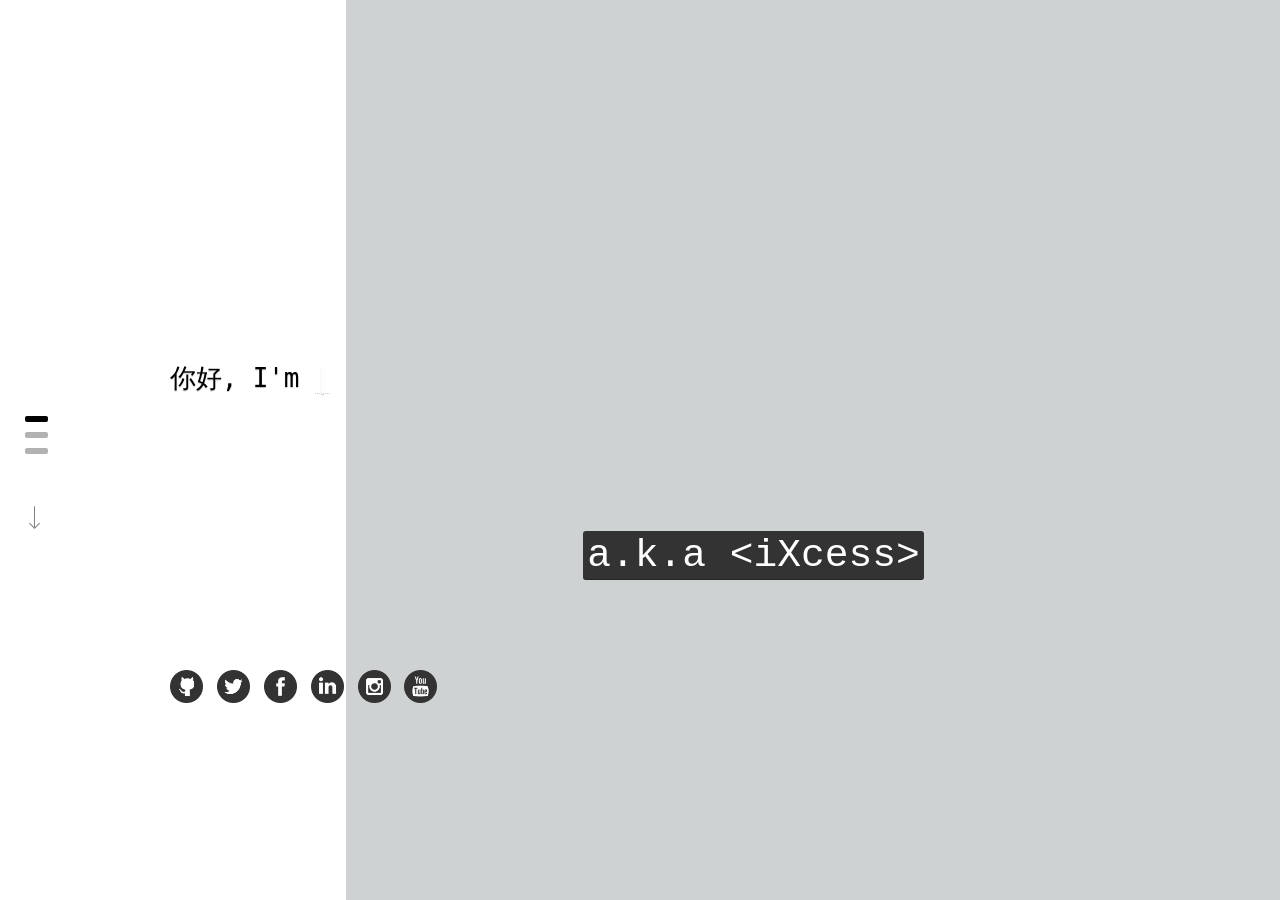
<file: index.html>
<!DOCTYPE html>
<html lang="en">
    <head>
        <!-- METAS -->
        <meta charset="UTF-8">
        <meta name="viewport" content="width=device-width,initial-scale=1.0,minimum-scale=1.0,maximum-scale=1.0,user-scalable=no">
        <meta http-equiv="x-ua-compatible" content="ie=edge">
        <meta name="msapplication-tap-highlight" content="no" />
        <meta name="application-name" content="Kok Yuan Ting | A tech ninja who loves to get his hand dirty on the latest technology. Passion ranging from Internet of Everything, cyber security, networking and progamming. If you do not find him in his crib, he is probably with his partner going out on an adventure." />
        <meta name="mobile-web-app-capable" content="yes">
        <meta name="keywords" content="kok yuan ting, technolust, IOE, IOT, backpacker, cyber security" />
        <meta name="author" content="Kok Yuan Ting" />
        <meta name="robots" content="index, nofollow" />
        <meta property="og:title" content="Hello. I'm Kok Yuan Ting." />
        <meta property="og:type" content="website" />
        <meta property="og:url" content="http://www.kokyuanting.com/" />
        <meta property="og:site_name" content="Kok Yuan Ting | Technolust, Entrepreneur, Wanderer, Guitarist, Dreamer, Linguaphile" />
        <meta property="og:description" content="Kok Yuan Ting is a tech ninja who loves to get his hand dirty on the latest technology. Passion ranging from Internet of Everything, cyber security, networking and progamming. If you do not find him in his crib, he is probably with his partner going out on an adventure." />
        <!-- SEO -->
        <title>Kok Yuan Ting | Technolust, Entrepreneur, Wanderer, Guitarist, Dreamer, Linguaphile</title>
        <meta name="description" content="Kok Yuan Ting | A tech ninja who loves to get his hand dirty on the latest technology. Passion ranging from Internet of Everything, cyber security, networking and progamming. If you do not find him in his crib, he is probably with his partner going out on an adventure." />
        <!-- ICONS -->
        <link rel="apple-touch-icon" sizes="180x180" href="sources/stylesheet/static_tmp/icon.png">
        <link rel="icon" type="image/png" href="sources/stylesheet/static_tmp/icon.png" sizes="32x32">
        <link rel="icon" type="image/png" href="sources/stylesheet/static_tmp/icon.png" sizes="16x16">
        <link rel="manifest" href="sources/images/icons/manifest.json">
        <link rel="shortcut icon" href="sources/stylesheet/static_tmp/icon.png">
        <meta name="msapplication-config" content="sources/images/icons/browserconfig.xml">
        <meta name="theme-color" content="#ffffff">
        <!-- CSS -->
        <link rel="stylesheet" href="sources/stylesheet/main.min.css">
        <link rel="stylesheet" href="https://cdnjs.cloudflare.com/ajax/libs/twitter-bootstrap/3.3.7/css/bootstrap.min.css">
        <!-- SCRIPT -->
        <script src="sources/javascript/libraries/modernizr-custom.js"></script>
        <script src="https://ajax.googleapis.com/ajax/libs/jquery/3.1.1/jquery.min.js"></script>
    </head>
    <!-- =========================================================================================  EDIT ONLY BELOW  ========================================================================================= -->
    <body class="index_index " data-route-name="index_index">
        <div class="wrapper">
            <!-- REMOTE HEADER -->
            <header class="remote-header">
                <!-- LOGO 
                <a href="#" class="logo b-ajax" id="animation-delay">
                    <span class="icon active">
                        <svg version="1.1" id="Calque_1" xmlns="http://www.w3.org/2000/svg" xmlns:xlink="http://www.w3.org/1999/xlink" x="0px" y="0px"
                            viewBox="0 0 193.3 97.5" enable-background="new 0 0 193.3 97.5" xml:space="preserve">
                            <g>
                                <path fill="#1A171B" d="M85.9,0h-5c-1.6,0-2.4,1.9-1.3,3.1l14.6,14.6c0.3,0.3,0.8,0.5,1.3,0.5h4.9c1.6,0,2.4-1.9,1.3-3.1L87.1,0.5
                                    C86.8,0.2,86.4,0,85.9,0z"/>
                                <path fill="#1A171B" d="M102.2,0h-5.1c-1.6,0-2.4,1.9-1.2,3l14.7,14.7c0.3,0.3,0.8,0.5,1.2,0.5h5c1.6,0,2.3-1.9,1.2-3L103.5,0.5
                                    C103.2,0.2,102.7,0,102.2,0z"/>
                                <path fill="#1A171B" d="M61.7,28.8L0.5,89.6c-1.1,1.1-0.3,3.1,1.3,3.1l6,0c0.5,0,0.9-0.2,1.3-0.5l55.1-55c0.3-0.3,0.5-0.8,0.5-1.3
                                    v-5.8C64.7,28.5,62.8,27.6,61.7,28.8z"/>
                                <path fill="#1A171B" d="M128.3,30.1l0,46.4c0,1.8-2.2,2.7-3.4,1.4l-49-48.9c-1.3-1.3-3.4-0.4-3.4,1.4l0,40.3c0,1.1-0.9,2-2,2h-9.1
                                    c-0.5,0-1,0.2-1.4,0.5l-3.6,3.2c-1.4,1.2-0.5,3.5,1.4,3.5h14.7v0h5.7c1.1,0,2-0.9,2-2l0-28.8c0-1.8,2.2-2.7,3.4-1.4l45.8,45.9
                                    l3.2,3.2c1.3,1.3,3.4,0.4,3.4-1.4l0-46.6c0-1.8,2.2-2.7,3.4-1.4l45,44.7c0.4,0.4,0.9,0.6,1.4,0.6h5.3c1.8,0,2.7-2.2,1.4-3.4
                                    l-60.9-60.5C130.5,27.4,128.3,28.3,128.3,30.1z"/>
                            </g>
                        </svg>
                    </span>
                </a> -->
            </header>
            <nav class="navigation active" id="animation-delay">
                <div class="inner">
                    <a href="" class="up" id="navbar-arrow">
                        <span class="arrow">
                            <svg version="1.1" id="Calque_1" xmlns="http://www.w3.org/2000/svg" xmlns:xlink="http://www.w3.org/1999/xlink" x="0px" y="0px"
                                viewBox="0 0 10.8 22.3" enable-background="new 0 0 10.8 22.3" xml:space="preserve">
                                <polygon fill="#010202" points="0.7,6.1 4.9,1.9 4.9,22.3 5.9,22.3 5.9,1.9 10.1,6.1 10.8,5.4 5.4,0 0,5.4 "/>
                            </svg>
                        </span>
                    </a>
                    <a href="#" class="active">
                    <span class="box">
                    <span class="number">1</span>
                    </span>
                    </a>
                    <a href="digital-experiences.html">
                    <span class="box">
                    <span class="number">2</span>
                    </span>
                    </a>
                    <a href="works.html">
                    <span class="box">
                    <span class="number">3</span>
                    </span>
                    </a>
                    <a href="digital-experiences.html" class="down active">
                        <span class="arrow" id="navbar-arrow">
                            <svg version="1.1" id="Calque_1" xmlns="http://www.w3.org/2000/svg" xmlns:xlink="http://www.w3.org/1999/xlink" x="0px" y="0px"
                                viewBox="0 0 10.8 22.3" enable-background="new 0 0 10.8 22.3" xml:space="preserve">
                                <polygon fill="#010202" points="0.7,6.1 4.9,1.9 4.9,22.3 5.9,22.3 5.9,1.9 10.1,6.1 10.8,5.4 5.4,0 0,5.4 "/>
                            </svg>
                        </span>
                    </a>
                </div>
            </nav>
            <div class="ajax-container">
                <div class="page-container">
                    <section class="split">
                        <!-- LEFT -->
                        <section class="left" style="z-index :99">
                            <ul class="content">
                                <li id="first-line">你好, I'm <a href="https://www.instagram.com/itingting_k/" target="_blank"><kbd>Kok Yuan Ting</kbd></a>.<br/></li>
                                <li>Currently a student taking Cambridge A Levels, reading Further Mathematics, Mathematics, Physics and Chemistry.</li>
                                <li>I'm the founder of <kbd>Dot∙slash</kbd>, a <kbd>Computing Technology Club</kbd>.</li>
                                <li>I'm an avid <kbd>technologist</kbd>, <kbd>explorer</kbd> by day, <strong><kbd>code ninja</kbd></strong> by night.<br/></li>
                                <li>There are always many, hmm ...... <strong></strong> magical things going on <a href="digital-experiences.html" target="_blank"><kbd>in my brain</kbd></a>.</li>
                            </ul>
                            <div class="social-links" id="animation-delay">
                                <ul>
                                    <li><a href="https://github.com/iXcess" alt="iXcess Github" title="iXcess Github" class='github' target="_blank">iXcess Github</a></li>
                                    <li><a href="http://twitter.com/ibrandonting" alt="Kok Yuan Ting on Twitter" title="Kok Yuan Ting on Twitter" class='twitter' target="_blank">Kok Yuan Ting on Twitter</a></li>
                                    <li><a href="https://www.facebook.com/ting.lurbsdaydream" alt="Kok Yuan Ting on Facebook" title="Kok Yuan Ting on Facebook" class='facebook' target="_blank">Kok Yuan Ting on Facebook</a></li>
                                    <li><a href="https://my.linkedin.com/in/kok-yuan-ting" alt="Kok Yuan Ting on Linked In" title="Kok Yuan Ting on Linked In" class='linkedin' target="_blank">Kok Yuan Ting on Linked In</a></li>
                                    <li><a href="https://www.instagram.com/itingting_k/" alt="Kok Yuan Ting on Instagram" title="Kok Yuan Ting on Instagram" class='instagram' target="_blank">Kok Yuan Ting on Instagram</a></li>
                                    <li><a href="https://www.youtube.com/user/iStylex9" alt="Kok Yuan Ting on YouTube" title="Kok Yuan Ting on YouTube" class='youtube' target="_blank">Kok Yuan Ting on YouTube</a></li>
                                </ul>
                            </div>
                            <script src="sources/javascript/fun.js"></script>
                            <span class="background-border top size-20"><span class="inner"></span></span>
                            <span class="background-border right size-20"><span class="inner"></span></span>
                            <span class="background-border bottom size-20"><span class="inner"></span></span>
                            <span class="background-border left size-20"><span class="inner"></span></span>
                        </section>
                        <!-- RIGHT -->
                        <section class="right single-project" id="animation-delay">
                            <!-- VISUALS -->
                            <a href="digital-experiences.html" class="b-ajax visuals page-element delay-1" data-direction="right" id="special-video">
                                <span class="video-container b-resize">
                                    <span class="b-content b-video video" data-width="1920" data-height="1080" style="opacity:1">
                                        <video muted loop autoplay width="1920" height="1080" align="left" src="sources/stylesheet/static_tmp/glitch.mp4"></video>
                                    </span>
                                </span>
                            </a>
                            <!-- TEXTS -->
                            <div id="special-texts">
                                <span><kbd>a.k.a &lt;iXcess&gt;</kbd></span>
                            </div>
                        </section>
                    </section>
                </div>
            </div>
            <!-- ==================================  EDIT ONLY ABOVE  ======================================== -->
        </div>
        <!-- <script src="sources/javascript/main.min.js"></script> -->

        <script> 
            // Script to disable crossbrowser zooming
            $(document).keydown(function(event) {
                if (event.ctrlKey==true && (event.which == '61' || event.which == '107' || event.which == '173' || event.which == '109'  || event.which == '187'  || event.which == '189'  ) ) {
                event.preventDefault();
            }
            });

            $(window).bind('mousewheel DOMMouseScroll', function (event) {
                if (event.ctrlKey == true) {
                event.preventDefault();
            }
            });

        </script>
        <script>
            var registry = new B.Tools.Registry();
            registry.set( 'config', {"environment":"prod","langs":{"all":["fr","en"],"default":"fr","redirect":"index_index"},"debug":false,"http_cache":{"active":false,"life_time":86400},"minify":{"stylesheet":true,"javascript":true}} );
            
            var application = new B.Components.Application( {
                page_data:
                {
                    route_name: 'index_index'
                }
            } );
            
        </script>
    </body>
</html>
</file>
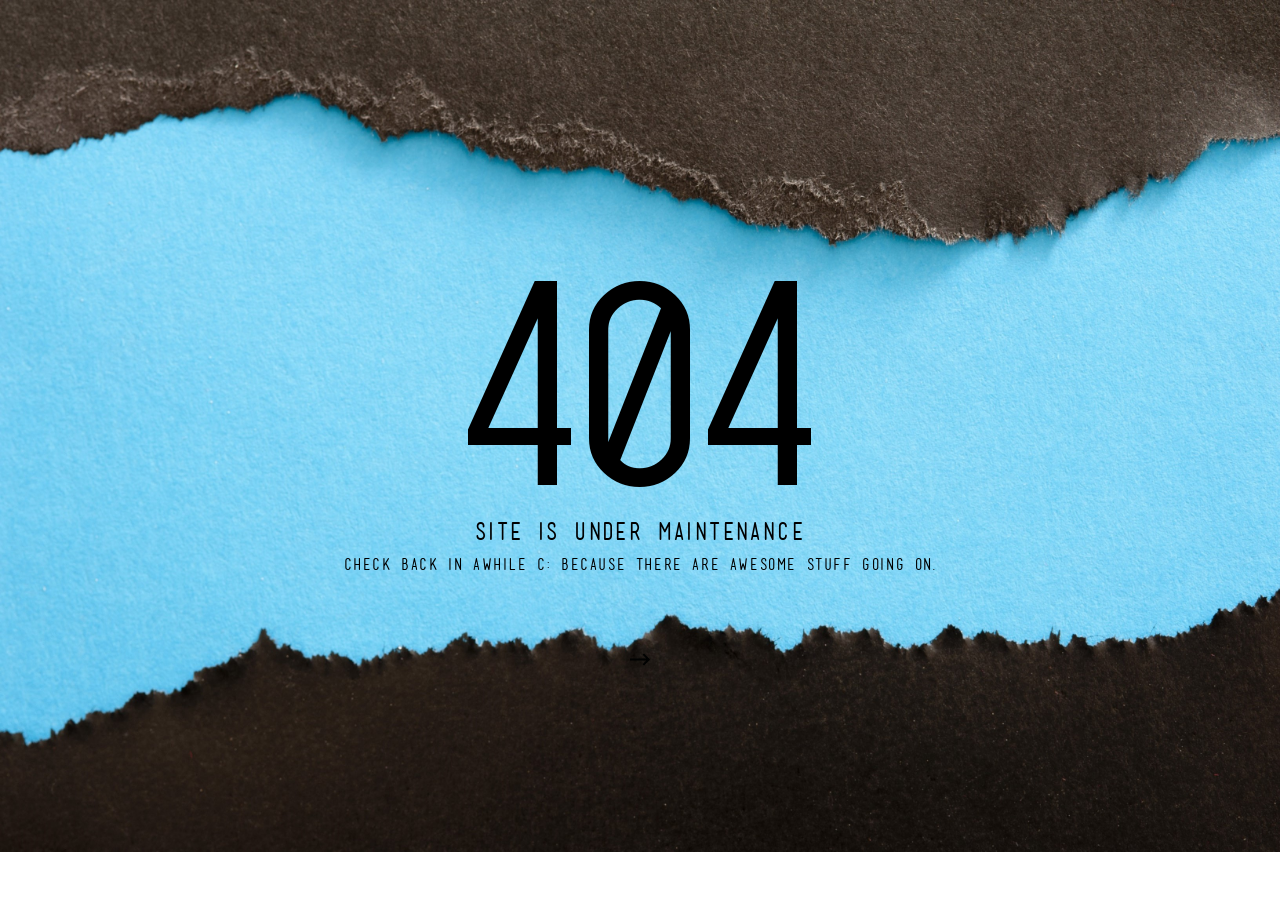
<file: maintenance.html>
<!DOCTYPE html>
<html lang="en">
    <head>
        <!-- METAS -->
        <meta charset="UTF-8">
        <meta name="viewport" content="width=device-width,initial-scale=1.0,minimum-scale=1.0,maximum-scale=1.0,user-scalable=no">
        <meta http-equiv="x-ua-compatible" content="ie=edge">
        <meta name="msapplication-tap-highlight" content="no" />
        <meta name="application-name" content="Kok Yuan Ting | A tech ninja who loves to get his hand dirty on the latest technology. Passion ranging from Internet of Everything, cyber security, networking and progamming. If you do not find him in his crib, he is probably with his partner going out on an adventure." />
        <meta name="mobile-web-app-capable" content="yes">
        <meta name="keywords" content="kok yuan ting, technolust, IOE, IOT, backpacker, cyber security" />
        <meta name="author" content="Kok Yuan Ting" />
        <meta name="robots" content="index, nofollow" />
        <meta property="og:title" content="Hello. I'm Kok Yuan Ting." />
        <meta property="og:type" content="website" />
        <meta property="og:url" content="http://www.kokyuanting.com/" />
        <meta property="og:site_name" content="Kok Yuan Ting | Technolust, Entrepreneur, Wanderer, Guitarist, Dreamer, Linguaphile" />
        <meta property="og:description" content="Kok Yuan Ting is a tech ninja who loves to get his hand dirty on the latest technology. Passion ranging from Internet of Everything, cyber security, networking and progamming. If you do not find him in his crib, he is probably with his partner going out on an adventure." />
        <!-- SEO -->
        <title>Kok Yuan Ting | Technolust, Entrepreneur, Wanderer, Guitarist, Dreamer, Linguaphile</title>
        <meta name="description" content="Kok Yuan Ting | A tech ninja who loves to get his hand dirty on the latest technology. Passion ranging from Internet of Everything, cyber security, networking and progamming. If you do not find him in his crib, he is probably with his partner going out on an adventure." />
        <!-- ICONS -->
        <link rel="apple-touch-icon" sizes="180x180" href="sources/stylesheet/static_tmp/icon.png">
        <link rel="icon" type="image/png" href="sources/stylesheet/static_tmp/icon.png" sizes="32x32">
        <link rel="icon" type="image/png" href="sources/stylesheet/static_tmp/icon.png" sizes="16x16">
        <link rel="manifest" href="sources/images/icons/manifest.json">
        <link rel="shortcut icon" href="sources/stylesheet/static_tmp/icon.png">
        <meta name="msapplication-config" content="sources/images/icons/browserconfig.xml">
        <meta name="theme-color" content="#ffffff">
        <!-- CSS -->
        <link rel="stylesheet" href="sources/stylesheet/main.min.css">
        <!-- SCRIPT -->
        <script src="sources/javascript/libraries/modernizr-custom.js"></script>
    </head>
    <!-- =========================================================================================  EDIT ONLY BELOW  ========================================================================================= -->
    <body class="error_index fill-background" data-route-name="error_index">
        <div class="wrapper">
            <div class="ajax-container">
                <div class="page-container">
                    <section class="content">
                        <div class="code">404</div>
                        <div class="main-title">Site is under maintenance</div>
                        <div class="sub-title" style="color: black">Check back in awhile c: because there are awesome stuff going on.</div>
                        <a href="index.html" style="opacity:1">
                            <span class="arrow">
                                <svg version="1.1" id="Calque_1" xmlns="http://www.w3.org/2000/svg" xmlns:xlink="http://www.w3.org/1999/xlink" x="0px" y="0px"
                                    viewBox="0 0 19 11.4" enable-background="new 0 0 19 11.4" xml:space="preserve">
                                    <polygon fill="#010202" points="13.3,0 12,1.3 15.5,4.8 0,4.8 0,6.6 15.5,6.6 12,10.2 13.3,11.4 19,5.7 "/>
                                </svg>
                            </span>
                        </a>
                    </section>
                </div>
            </div>
        </div>
        <script src="sources/javascript/main.min.js"></script>
        <script>
            var registry = new B.Tools.Registry();
            registry.set( 'config', {"environment":"prod","langs":{"all":["fr","en"],"default":"fr","redirect":"index_index"},"debug":false,"http_cache":{"active":false,"life_time":86400},"minify":{"stylesheet":true,"javascript":true}} );
            
            var application = new B.Components.Application( {
                page_data:
                {
                    route_name: 'error_index'
                }
            } );
            
        </script>
    </body>
</html>
</file>
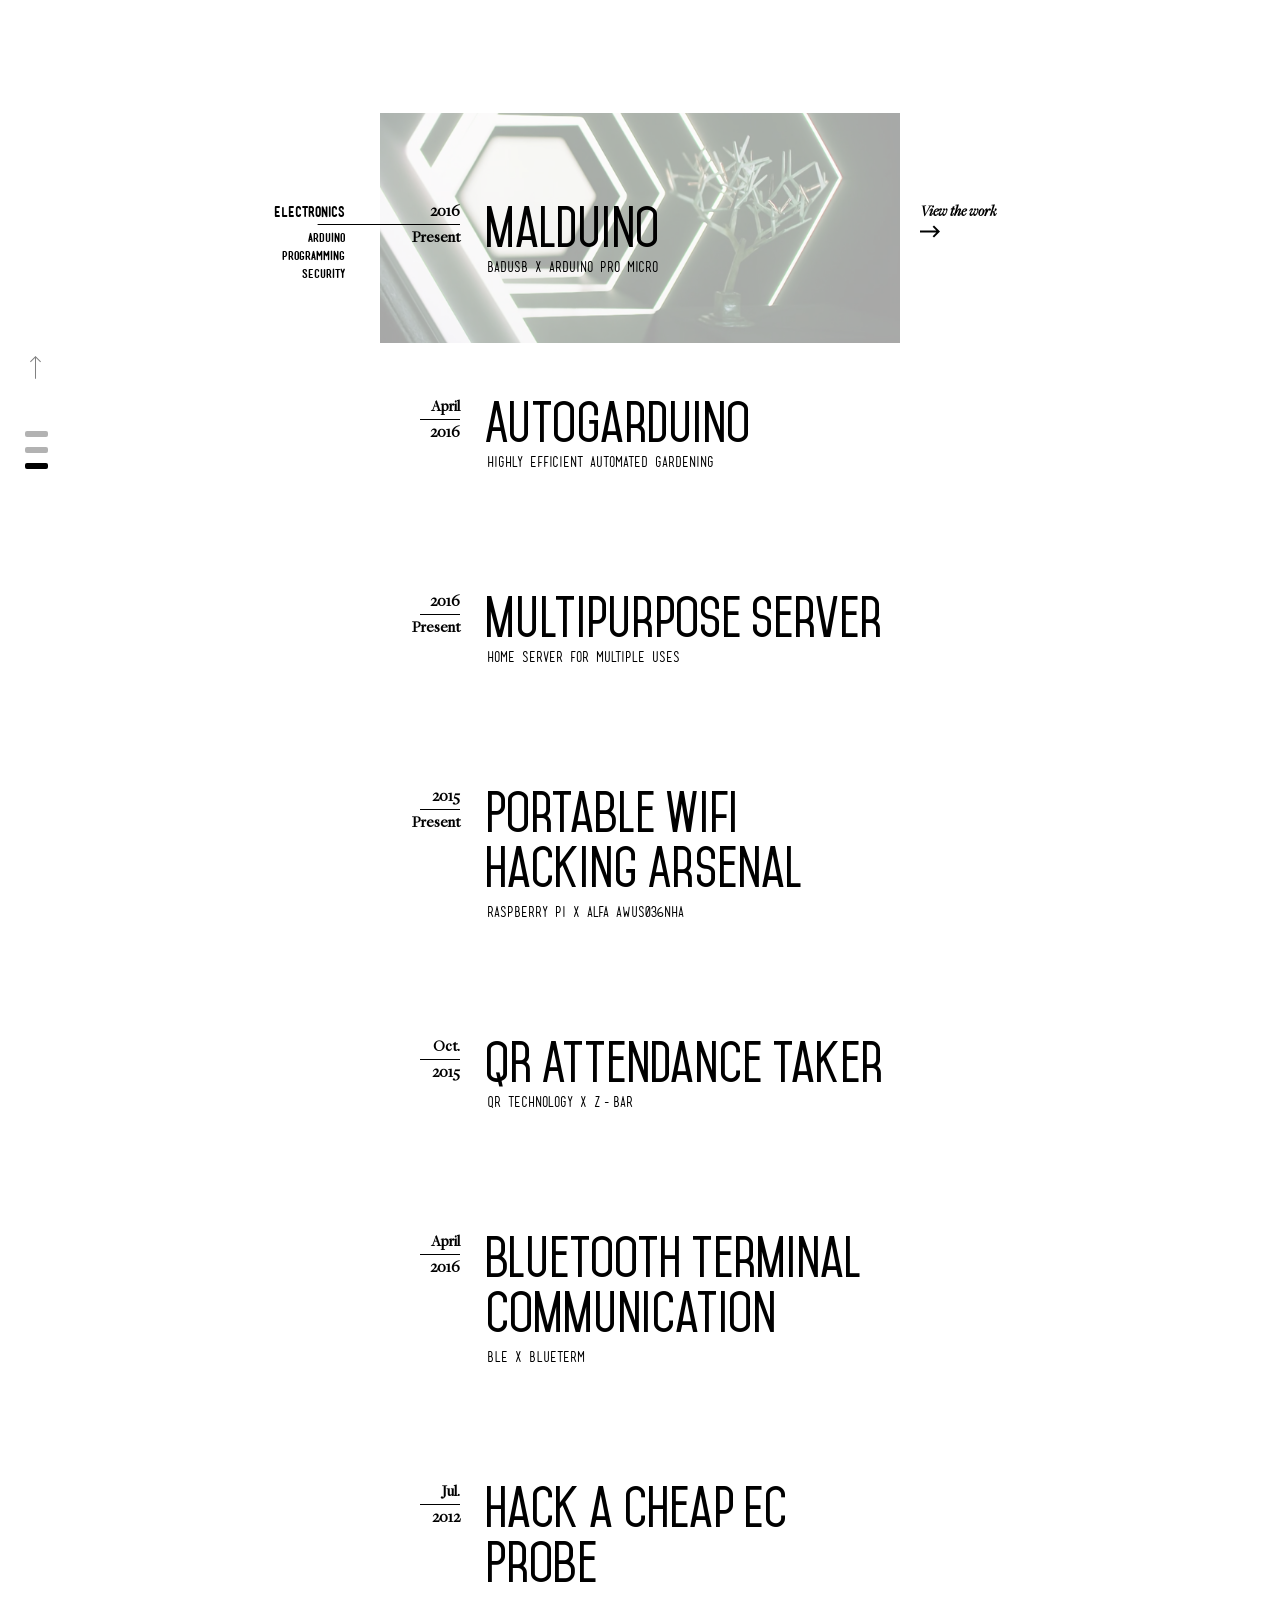
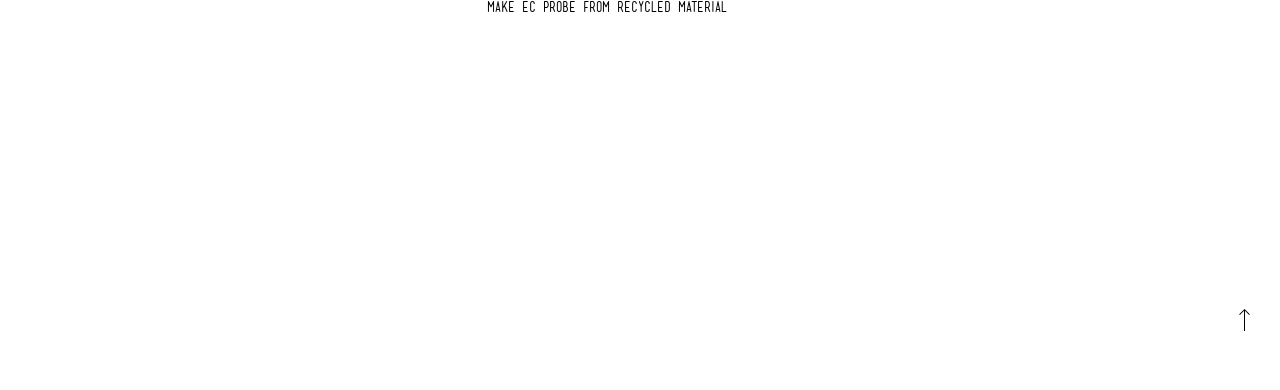
<file: works.html>
<!DOCTYPE html>
<html lang="en">
    <head>
        <!-- METAS -->
        <meta charset="UTF-8">
        <meta name="viewport" content="width=device-width,initial-scale=1.0,minimum-scale=1.0,maximum-scale=1.0,user-scalable=no">
        <meta http-equiv="x-ua-compatible" content="ie=edge">
        <meta name="msapplication-tap-highlight" content="no" />
        <meta name="application-name" content="Kok Yuan Ting | A tech ninja who loves to get his hand dirty on the latest technology. Passion ranging from Internet of Everything, cyber security, networking and progamming. If you do not find him in his crib, he is probably with his partner going out on an adventure." />
        <meta name="mobile-web-app-capable" content="yes">
        <meta name="keywords" content="kok yuan ting, technolust, IOE, IOT, backpacker, cyber security" />
        <meta name="author" content="Kok Yuan Ting" />
        <meta name="robots" content="index, nofollow" />
        <meta property="og:title" content="Hello. I'm Kok Yuan Ting." />
        <meta property="og:type" content="website" />
        <meta property="og:url" content="http://www.kokyuanting.com/" />
        <meta property="og:site_name" content="Kok Yuan Ting | Technolust, Entrepreneur, Wanderer, Guitarist, Dreamer, Linguaphile" />
        <meta property="og:description" content="Kok Yuan Ting is a tech ninja who loves to get his hand dirty on the latest technology. Passion ranging from Internet of Everything, cyber security, networking and progamming. If you do not find him in his crib, he is probably with his partner going out on an adventure." />
        <!-- SEO -->
        <title>Kok Yuan Ting | Technolust, Entrepreneur, Wanderer, Guitarist, Dreamer, Linguaphile</title>
        <meta name="description" content="Kok Yuan Ting | A tech ninja who loves to get his hand dirty on the latest technology. Passion ranging from Internet of Everything, cyber security, networking and progamming. If you do not find him in his crib, he is probably with his partner going out on an adventure." />
        <!-- ICONS -->
        <link rel="apple-touch-icon" sizes="180x180" href="sources/stylesheet/static_tmp/icon.png">
        <link rel="icon" type="image/png" href="sources/stylesheet/static_tmp/icon.png" sizes="32x32">
        <link rel="icon" type="image/png" href="sources/stylesheet/static_tmp/icon.png" sizes="16x16">
        <link rel="manifest" href="sources/images/icons/manifest.json">
        <link rel="shortcut icon" href="sources/stylesheet/static_tmp/icon.png">
        <meta name="msapplication-config" content="sources/images/icons/browserconfig.xml">
        <meta name="theme-color" content="#ffffff">
        <!-- CSS -->
        <link rel="stylesheet" href="sources/stylesheet/main.min.css">
        <!-- SCRIPT -->
        <script src="sources/javascript/libraries/modernizr-custom.js"></script>
    </head>
    <!-- =========================================================================================  EDIT ONLY BELOW  ========================================================================================= -->
    <body class="works_index" data-route-name="works_index" style"border-left: 3px solid black;border-right: 3px solid black;margin-left: 20px;">
        <div class="wrapper">
            <!-- REMOTE HEADER -->
            <header class="remote-header">
                
            </header>
            <nav class="navigation active">
                <div class="inner">
                    <a href="digital-experiences.html" class=" up active" data-direction="up">
                        <span class="arrow" id="navbar-arrow">
                            <svg version="1.1" id="Calque_1" xmlns="http://www.w3.org/2000/svg" xmlns:xlink="http://www.w3.org/1999/xlink" x="0px" y="0px"
                                viewBox="0 0 10.8 22.3" enable-background="new 0 0 10.8 22.3" xml:space="preserve">
                                <polygon fill="#010202" points="0.7,6.1 4.9,1.9 4.9,22.3 5.9,22.3 5.9,1.9 10.1,6.1 10.8,5.4 5.4,0 0,5.4 "/>
                            </svg>
                        </span>
                    </a>
                    <a href="index.html">
                    <span class="box">
                    <span class="stroke"></span>
                    <span class="number">1</span>
                    </span>
                    </a>
                    <a href="digital-experiences.html">
                    <span class="box">
                    <span class="stroke"></span>
                    <span class="number">2</span>
                    </span>
                    </a>
                    <a href="works.html" class="active">
                    <span class="box">
                    <span class="stroke"></span>
                    <span class="number">3</span>
                    </span>
                    </a>
                    <a href="#" class=" down " data-direction="down">
                        <span class="arrow" id="navbar-arrow">
                            <svg version="1.1" id="Calque_1" xmlns="http://www.w3.org/2000/svg" xmlns:xlink="http://www.w3.org/1999/xlink" x="0px" y="0px"
                                viewBox="0 0 10.8 22.3" enable-background="new 0 0 10.8 22.3" xml:space="preserve">
                                <polygon fill="#010202" points="0.7,6.1 4.9,1.9 4.9,22.3 5.9,22.3 5.9,1.9 10.1,6.1 10.8,5.4 5.4,0 0,5.4 "/>
                            </svg>
                        </span>
                    </a>
                </div>
            </nav>
            <div class="ajax-container">
                <div class="page-container">
                    <!-- WORKS -->
                    <section class="works active-on-scroll">
                        <div class="works-inner page-element delay-0">
                            <a href="maintenance.html" class=" work" data-direction="right">
                                <div class="inner">
                                    <div class="picture-container top">
                                        <div class="picture b-resize b-to-load">
                                            <img class="b-content" src="sources/stylesheet/static_tmp/garduinoo.jpg" alt="">
                                            <span class="mask"></span>
                                        </div>
                                    </div>
                                    <div class="picture-container bottom">
                                        <div class="picture b-resize b-to-load">
                                            <img class="b-content" src="sources/stylesheet/static_tmp/garduinoo.jpg" alt="">
                                            <span class="mask"></span>
                                        </div>
                                    </div>
                                    <div class="date">
                                        <div class="top">2016</div>
                                        <span class="stroke"><span class="inner"></span></span>
                                        <div class="bottom">Present</div>
                                    </div>
                                    <div class="title-container">
                                        <div class="title">Malduino</div>
                                        <div class="sub-title">BADUSB x Arduino Pro Micro</div>
                                    </div>
                                    <div class="infos">
                                        <div class="top item"><strong>Electronics</strong></div>
                                        <div class="bottom">
                                            <div class="item">Arduino</div>
                                            <div class="item">Programming</div>
                                            <div class="item">Security</div>
                                        </div>
                                    </div>
                                    <div class="view">
                                        <div class="title">View the work</div>
                                        <span class="arrow">
                                            <svg version="1.1" id="Calque_1" xmlns="http://www.w3.org/2000/svg" xmlns:xlink="http://www.w3.org/1999/xlink" x="0px" y="0px"
                                                viewBox="0 0 19 11.4" enable-background="new 0 0 19 11.4" xml:space="preserve">
                                                <polygon fill="#010202" points="13.3,0 12,1.3 15.5,4.8 0,4.8 0,6.6 15.5,6.6 12,10.2 13.3,11.4 19,5.7 "/>
                                            </svg>
                                        </span>
                                    </div>
                                </div>
                            </a>
                            <a href="maintenance.html" class=" work" data-direction="right">
                                <div class="inner">
                                    <div class="picture-container top">
                                        <div class="picture b-resize b-to-load">
                                            <img class="b-content" src="sources/stylesheet/static_tmp/garduinoo.jpg" alt="">
                                            <span class="mask"></span>
                                        </div>
                                    </div>
                                    <div class="picture-container bottom">
                                        <div class="picture b-resize b-to-load">
                                            <img class="b-content" src="sources/stylesheet/static_tmp/garduinoo.jpg" alt="">
                                            <span class="mask"></span>
                                        </div>
                                    </div>
                                    <div class="date">
                                        <div class="top">April</div>
                                        <span class="stroke"><span class="inner"></span></span>
                                        <div class="bottom">2016</div>
                                    </div>
                                    <div class="title-container">
                                        <div class="title">AutoGarduino</div>
                                        <div class="sub-title">Highly Efficient automated gardening</div>
                                    </div>
                                    <div class="infos">
                                        <div class="top item"><strong>Automation</strong></div>
                                        <div class="bottom">
                                            <div class="item">Arduino</div>
                                            <div class="item">Sensors</div>
                                            <div class="item">Sustainable Energy</div>
                                        </div>
                                    </div>
                                    <div class="view">
                                        <div class="title">View the work</div>
                                        <span class="arrow">
                                            <svg version="1.1" id="Calque_1" xmlns="http://www.w3.org/2000/svg" xmlns:xlink="http://www.w3.org/1999/xlink" x="0px" y="0px"
                                                viewBox="0 0 19 11.4" enable-background="new 0 0 19 11.4" xml:space="preserve">
                                                <polygon fill="#010202" points="13.3,0 12,1.3 15.5,4.8 0,4.8 0,6.6 15.5,6.6 12,10.2 13.3,11.4 19,5.7 "/>
                                            </svg>
                                        </span>
                                    </div>
                                </div>
                            </a>
                            <a href="maintenance.html" class=" work" data-direction="right">
                                <div class="inner">
                                    <div class="picture-container top">
                                        <div class="picture b-resize b-to-load">
                                            <img class="b-content" src="sources/stylesheet/static_tmp/garduinoo.jpg" alt="">
                                            <span class="mask"></span>
                                        </div>
                                    </div>
                                    <div class="picture-container bottom">
                                        <div class="picture b-resize b-to-load">
                                            <img class="b-content" src="sources/stylesheet/static_tmp/garduinoo.jpg" alt="">
                                            <span class="mask"></span>
                                        </div>
                                    </div>
                                    <div class="date">
                                        <div class="top">2016</div>
                                        <span class="stroke"><span class="inner"></span></span>
                                        <div class="bottom">Present</div>
                                    </div>
                                    <div class="title-container">
                                        <div class="title">Multipurpose Server</div>
                                        <div class="sub-title">Home server for multiple uses</div>
                                    </div>
                                    <div class="infos">
                                        <div class="top item"><strong>Hardware</strong></div>
                                        <div class="bottom">
                                            <div class="item">Linux</div>
                                            <div class="item">Internet of Things</div>
                                            <div class="item">Hardware components</div>
                                        </div>
                                    </div>
                                    <div class="view">
                                        <div class="title">View the work</div>
                                        <span class="arrow">
                                            <svg version="1.1" id="Calque_1" xmlns="http://www.w3.org/2000/svg" xmlns:xlink="http://www.w3.org/1999/xlink" x="0px" y="0px"
                                                viewBox="0 0 19 11.4" enable-background="new 0 0 19 11.4" xml:space="preserve">
                                                <polygon fill="#010202" points="13.3,0 12,1.3 15.5,4.8 0,4.8 0,6.6 15.5,6.6 12,10.2 13.3,11.4 19,5.7 "/>
                                            </svg>
                                        </span>
                                    </div>
                                </div>
                            </a>
                            <a href="maintenance.html" class=" work" data-direction="right">
                                <div class="inner">
                                    <div class="picture-container top">
                                        <div class="picture b-resize b-to-load">
                                            <img class="b-content" src="sources/stylesheet/static_tmp/garduinoo.jpg" alt="">
                                            <span class="mask"></span>
                                        </div>
                                    </div>
                                    <div class="picture-container bottom">
                                        <div class="picture b-resize b-to-load">
                                            <img class="b-content" src="sources/stylesheet/static_tmp/garduinoo.jpg" alt="">
                                            <span class="mask"></span>
                                        </div>
                                    </div>
                                    <div class="date">
                                        <div class="top">2015</div>
                                        <span class="stroke"><span class="inner"></span></span>
                                        <div class="bottom">Present</div>
                                    </div>
                                    <div class="title-container">
                                        <div class="title">Portable Wifi Hacking Arsenal</div>
                                        <div class="sub-title">Raspberry Pi x Alfa AWUS036NHA</div>
                                    </div>
                                    <div class="infos">
                                        <div class="top item"><strong>Electronics</strong></div>
                                        <div class="bottom">
                                            <div class="item">Raspberry Pi</div>
                                            <div class="item">Raspbian</div>
                                            <div class="item">BLE</div>
                                            <div class="item">Aircrack-ng</div>
                                        </div>
                                    </div>
                                    <div class="view">
                                        <div class="title">View the work</div>
                                        <span class="arrow">
                                            <svg version="1.1" id="Calque_1" xmlns="http://www.w3.org/2000/svg" xmlns:xlink="http://www.w3.org/1999/xlink" x="0px" y="0px"
                                                viewBox="0 0 19 11.4" enable-background="new 0 0 19 11.4" xml:space="preserve">
                                                <polygon fill="#010202" points="13.3,0 12,1.3 15.5,4.8 0,4.8 0,6.6 15.5,6.6 12,10.2 13.3,11.4 19,5.7 "/>
                                            </svg>
                                        </span>
                                    </div>
                                </div>
                            </a>
                            <a href="maintenance.html" class=" work" data-direction="right">
                                <div class="inner">
                                    <div class="picture-container top">
                                        <div class="picture b-resize b-to-load">
                                            <img class="b-content" src="sources/stylesheet/static_tmp/garduinoo.jpg" alt="">
                                            <span class="mask"></span>
                                        </div>
                                    </div>
                                    <div class="picture-container bottom">
                                        <div class="picture b-resize b-to-load">
                                            <img class="b-content" src="sources/stylesheet/static_tmp/garduinoo.jpg" alt="">
                                            <span class="mask"></span>
                                        </div>
                                    </div>
                                    <div class="date">
                                        <div class="top">Oct.</div>
                                        <span class="stroke"><span class="inner"></span></span>
                                        <div class="bottom">2015</div>
                                    </div>
                                    <div class="title-container">
                                        <div class="title">QR Attendance Taker</div>
                                        <div class="sub-title">QR Technology x Z-Bar</div>
                                    </div>
                                    <div class="infos">
                                        <div class="top item"><strong>Automation</strong></div>
                                        <div class="bottom">
                                            <div class="item">QR</div>
                                            <div class="item">Automation</div>
                                            <div class="item">Programming</div>
                                        </div>
                                    </div>
                                    <div class="view">
                                        <div class="title">View the work</div>
                                        <span class="arrow">
                                            <svg version="1.1" id="Calque_1" xmlns="http://www.w3.org/2000/svg" xmlns:xlink="http://www.w3.org/1999/xlink" x="0px" y="0px"
                                                viewBox="0 0 19 11.4" enable-background="new 0 0 19 11.4" xml:space="preserve">
                                                <polygon fill="#010202" points="13.3,0 12,1.3 15.5,4.8 0,4.8 0,6.6 15.5,6.6 12,10.2 13.3,11.4 19,5.7 "/>
                                            </svg>
                                        </span>
                                    </div>
                                </div>
                            </a>
                            <a href="maintenance.html" class=" work" data-direction="right">
                                <div class="inner">
                                    <div class="picture-container top">
                                        <div class="picture b-resize b-to-load">
                                            <img class="b-content" src="sources/stylesheet/static_tmp/garduinoo.jpg" alt="">
                                            <span class="mask"></span>
                                        </div>
                                    </div>
                                    <div class="picture-container bottom">
                                        <div class="picture b-resize b-to-load">
                                            <img class="b-content" src="sources/stylesheet/static_tmp/garduinoo.jpg" alt="">
                                            <span class="mask"></span>
                                        </div>
                                    </div>
                                    <div class="date">
                                        <div class="top">April</div>
                                        <span class="stroke"><span class="inner"></span></span>
                                        <div class="bottom">2016</div>
                                    </div>
                                    <div class="title-container">
                                        <div class="title">Bluetooth Terminal Communication</div>
                                        <div class="sub-title">BLE x BLUETERM</div>
                                    </div>
                                    <div class="infos">
                                        <div class="top item"><strong>Application</strong></div>
                                        <div class="bottom">
                                            <div class="item">Bluetooth</div>
                                            <div class="item">SSH</div>
                                            <div class="item">Terminal</div>
                                        </div>
                                    </div>
                                    <div class="view">
                                        <div class="title">View the work</div>
                                        <span class="arrow">
                                            <svg version="1.1" id="Calque_1" xmlns="http://www.w3.org/2000/svg" xmlns:xlink="http://www.w3.org/1999/xlink" x="0px" y="0px"
                                                viewBox="0 0 19 11.4" enable-background="new 0 0 19 11.4" xml:space="preserve">
                                                <polygon fill="#010202" points="13.3,0 12,1.3 15.5,4.8 0,4.8 0,6.6 15.5,6.6 12,10.2 13.3,11.4 19,5.7 "/>
                                            </svg>
                                        </span>
                                    </div>
                                </div>
                            </a>
                            <a href="maintenance.html" class=" work" data-direction="right">
                                <div class="inner">
                                    <div class="picture-container top">
                                        <div class="picture b-resize b-to-load">
                                            <img class="b-content" src="sources/stylesheet/static_tmp/garduinoo.jpg" alt="">
                                            <span class="mask"></span>
                                        </div>
                                    </div>
                                    <div class="picture-container bottom">
                                        <div class="picture b-resize b-to-load">
                                            <img class="b-content" src="sources/stylesheet/static_tmp/garduinoo.jpg" alt="">
                                            <span class="mask"></span>
                                        </div>
                                    </div>
                                    <div class="date">
                                        <div class="top">Jul.</div>
                                        <span class="stroke"><span class="inner"></span></span>
                                        <div class="bottom">2012</div>
                                    </div>
                                    <div class="title-container">
                                        <div class="title">Hack a cheap EC Probe</div>
                                        <div class="sub-title">Make EC probe from recycled material</div>
                                    </div>
                                    <div class="infos">
                                        <div class="top item"><strong>Electronics</strong></div>
                                        <div class="bottom">
                                            <div class="item">Arduino</div>
                                        </div>
                                    </div>
                                    <div class="view">
                                        <div class="title">View the work</div>
                                        <span class="arrow">
                                            <svg version="1.1" id="Calque_1" xmlns="http://www.w3.org/2000/svg" xmlns:xlink="http://www.w3.org/1999/xlink" x="0px" y="0px"
                                                viewBox="0 0 19 11.4" enable-background="new 0 0 19 11.4" xml:space="preserve">
                                                <polygon fill="#010202" points="13.3,0 12,1.3 15.5,4.8 0,4.8 0,6.6 15.5,6.6 12,10.2 13.3,11.4 19,5.7 "/>
                                            </svg>
                                        </span>
                                    </div>
                                </div>
                            </a>
                        </div>
                    </section>
                </div>
            </div>
            <footer class="footer">
                <!-- COLUMNS -->
                <div class="columns">
                    <!-- COLUMN SOCIAL -->
                    <div class="column social">
                        <a href="#" class="button scroll-up b-scroll" data-scroll-target="0">
                            <span class="icon">
                                <svg version="1.1" id="Calque_1" xmlns="http://www.w3.org/2000/svg" xmlns:xlink="http://www.w3.org/1999/xlink" x="0px" y="0px"
                                    viewBox="0 0 10.8 22.3" enable-background="new 0 0 10.8 22.3" xml:space="preserve">
                                    <polygon fill="#010202" points="0.7,6.1 4.9,1.9 4.9,22.3 5.9,22.3 5.9,1.9 10.1,6.1 10.8,5.4 5.4,0 0,5.4 "/>
                                </svg>
                            </span>
                        </a>
                    </div>
                </div>
            </footer>
        </div>
        <script src="sources/javascript/main.min.js"></script>
        <script> 
            // Script to disable crossbrowser zooming
            $(document).keydown(function(event) {
                if (event.ctrlKey==true && (event.which == '61' || event.which == '107' || event.which == '173' || event.which == '109'  || event.which == '187'  || event.which == '189'  ) ) {
                event.preventDefault();
            }
            });

            $(window).bind('mousewheel DOMMouseScroll', function (event) {
                if (event.ctrlKey == true) {
                event.preventDefault();
            }
            });

        </script>
        <script>
            var registry = new B.Tools.Registry();
            registry.set( 'config', {"environment":"prod","langs":{"all":["fr","en"],"default":"fr","redirect":"index_index"},"debug":false,"http_cache":{"active":false,"life_time":86400},"minify":{"stylesheet":true,"javascript":true}} );
            
            var application = new B.Components.Application( {
                page_data:
                {
                    route_name: 'works_index'
                }
            } );
            
        </script>
    </body>
</html>
</file>
<file: sources/stylesheet/main.min.css>
@font-face{font-family:Freight Big Pro;src:url(../fonts/FreightBigPro-Light.eot);src:url(../fonts/FreightBigPro-Lightd41d.eot?#iefix) format('embedded-opentype'),url(../fonts/FreightBigPro-Light.html) format('woff2'),url(../fonts/FreightBigPro-Light.woff) format('woff'),url(../fonts/FreightBigPro-Light-2.html) format('truetype'),url(../fonts/FreightBigPro-Light.svg#FreightBigPro-Light) format('svg');font-weight:200;font-style:normal}@font-face{font-family:Freight Big Pro;src:url(../fonts/FreightBigPro-LightItalic.eot);src:url(../fonts/FreightBigPro-LightItalicd41d.eot?#iefix) format('embedded-opentype'),url(../fonts/FreightBigPro-LightItalic.html) format('woff2'),url(../fonts/FreightBigPro-LightItalic.woff) format('woff'),url(../fonts/FreightBigPro-LightItalic-2.html) format('truetype'),url(../fonts/FreightBigPro-LightItalic.svg#FreightBigPro-LightItalic) format('svg');font-weight:200;font-style:italic}@font-face{font-family:Freight Big Pro;src:url(../fonts/FreightBigPro-Book.eot);src:url(../fonts/FreightBigPro-Bookd41d.eot?#iefix) format('embedded-opentype'),url(../fonts/FreightBigPro-Book.html) format('woff2'),url(../fonts/FreightBigPro-Book.woff) format('woff'),url(../fonts/FreightBigPro-Book-2.html) format('truetype'),url(../fonts/FreightBigPro-Book.svg#FreightBigPro-Book) format('svg');font-weight:300;font-style:normal}@font-face{font-family:Freight Big Pro;src:url(../fonts/FreightBigPro-BookItalic.eot);src:url(../fonts/FreightBigPro-BookItalicd41d.eot?#iefix) format('embedded-opentype'),url(../fonts/FreightBigPro-BookItalic.html) format('woff2'),url(../fonts/FreightBigPro-BookItalic.woff) format('woff'),url(../fonts/FreightBigPro-BookItalic-2.html) format('truetype'),url(../fonts/FreightBigPro-BookItalic.svg#FreightBigPro-BookItalic) format('svg');font-weight:300;font-style:italic}@font-face{font-family:Mensch;src:url(../fonts/MenschRegular.eot);src:url(../fonts/MenschRegulard41d.eot?#iefix) format('embedded-opentype'),url(../fonts/MenschRegular.html) format('woff2'),url(../fonts/MenschRegular.woff) format('woff'),url(../fonts/MenschRegular-2.html) format('truetype'),url(../fonts/MenschRegular.svg#MenschRegular) format('svg');font-weight:400;font-style:normal}@font-face{font-family:Mensch;src:url(../fonts/MenschBold.eot);src:url(../fonts/MenschBoldd41d.eot?#iefix) format('embedded-opentype'),url(../fonts/MenschBold.html) format('woff2'),url(../fonts/MenschBold.woff) format('woff'),url(../fonts/MenschBold-2.html) format('truetype'),url(../fonts/MenschBold.svg#MenschBold) format('svg');font-weight:700;font-style:normal}@font-face{font-family:Mohave;src:url(../fonts/Mohave-SemiBold.eot);src:url(../fonts/Mohave-SemiBoldd41d.eot?#iefix) format('embedded-opentype'),url(../fonts/Mohave-SemiBold.html) format('woff2'),url(../fonts/Mohave-SemiBold.woff) format('woff'),url(../fonts/Mohave-SemiBold-2.html) format('truetype'),url(../fonts/Mohave-SemiBold.svg#Mohave-SemiBold) format('svg');font-weight:600;font-style:normal}

a,abbr,acronym,address,applet,article,aside,audio,b,big,blockquote,body,canvas,caption,center,cite,code,dd,del,details,dfn,div,dl,dt,em,embed,fieldset,figcaption,figure,footer,form,h1,h2,h3,h4,h5,h6,header,hgroup,html,i,iframe,img,ins,kbd,label,legend,li,mark,menu,nav,object,ol,output,p,pre,q,ruby,s,samp,section,small,span,strike,strong,sub,summary,sup,table,tbody,td,tfoot,th,thead,time,tr,tt,u,ul,var,video {
	margin:0;
	padding:0;
	border:0;
	font-size:100%;
	font:inherit;
	vertical-align:baseline
}

article,aside,details,figcaption,figure,footer,header,hgroup,menu,nav,section{
	display:block
}

body{line-height:1}
ol,ul{list-style:none}
blockquote,q{quotes:none}
blockquote:after,blockquote:before,q:after,q:before{content:'';content:none}
table{border-collapse:collapse;border-spacing:0}*,:after,:before{box-sizing:border-box}
button,input,select,textarea{
	color:inherit;
	font-size:inherit;
	font-style:inherit;
	font-family:inherit;
	border-radius:0;
	-webkit-padding-start:0;
	align-items:flex-start;
	text-index:0;
	border:none;
	outline:none;
	background:none;
	padding:0;
	margin:0;
	width:auto;
	height:auto;
	line-height:1em
}

button,input[type=color],input[type=date],input[type=datetime-local],input[type=datetime],input[type=email],input[type=file],input[type=month],input[type=number],input[type=password],input[type=reset],input[type=search],input[type=submit],input[type=tel],input[type=text],input[type=time],input[type=url],input[type=week],select,textarea{
	height:1em;
	-webkit-appearance:none;
	-moz-appearance:none;
	appearance:none
}

input[type=color]{width:1em}input::-ms-clear{display:none}details,summary{-webkit-appearance:none;-moz-appearance:none;appearance:none}

body{
	-webkit-text-size-adjust:100%;
	text-size-adjust:100%
}

mark{background:none}
hr{height:1px;margin:0;padding:0}u{text-decoration:none}
table th{text-align:left}
a{color:inherit;outline:none}
body{
	font-family:Freight Big Pro;
	font-weight:300;
	font-size:16px;
	color:#40484e;
	background-color: white;
	overflow-x:hidden;
	min-height:100vh
}

@media only screen and (max-width:600px){body{font-size:15px}}
@media only screen and (max-width:480px){body{font-size:14px}}.wrapper{position:relative;min-height:100vh;padding-bottom:150px}

@media only screen and (max-width:480px){.wrapper{padding-bottom:280px}}
.ajax-container,.footer,.navigation,.remote-header{transition:opacity .7s}body.ajax-transition .ajax-container,body.ajax-transition .footer,body.ajax-transition .navigation,body.ajax-transition .remote-header{
	opacity:0;
	transition-duration:.7s
}

.page-element{
	position:relative;
	transition-property:transform,opacity
}

body.page-elements-arriving .page-element{transition-timing-function:cubic-bezier(0,1,1,1)}
body.page-elements-leaving .page-element{transition-timing-function:cubic-bezier(1,0,1,1)}
body.page-elements-animated .page-element{transition-duration:.4s}
body.page-elements-animated .page-element.delay-0{transition-delay:0s}
body.page-elements-animated .page-element.delay-1{transition-delay:.05s}
body.page-elements-animated .page-element.delay-2{transition-delay:.1s}
body.page-elements-animated .page-element.delay-3{transition-delay:.15s}
body.page-elements-animated .page-element.delay-4{transition-delay:.2s}
body.page-elements-animated .page-element.delay-5{transition-delay:.25s}
body.page-elements-animated .page-element.delay-6{transition-delay:.3s}
body.page-elements-animated .page-element.delay-7{transition-delay:.35s}
body.page-elements-animated .page-element.delay-8{transition-delay:.4s}
body.page-elements-animated .page-element.delay-9{transition-delay:.45s}
body.page-elements-animated .page-element.delay-10{transition-delay:.5s}
body.page-elements-animated .page-element.delay-11{transition-delay:.55s}
body.page-elements-animated .page-element.delay-12{transition-delay:.6s}
body.page-elements-animated .page-element.delay-13{transition-delay:.65s}
body.page-elements-animated .page-element.delay-14{transition-delay:.7s}
body.page-elements-animated .page-element.delay-15{transition-delay:.75s}
body.page-elements-animated .page-element.delay-16{transition-delay:.8s}
body.page-elements-animated .page-element.delay-17{transition-delay:.85s}
body.page-elements-animated .page-element.delay-18{transition-delay:.9s}
body.page-elements-animated .page-element.delay-19{transition-delay:.95s}
body.page-elements-up .page-element{transform:translateY(-100px);opacity:0}
body.page-elements-up .page-element.perpendicular{transform:translateX(-100px);opacity:0}
body.page-elements-down .page-element{transform:translateY(100px);opacity:0}
body.page-elements-down .page-element.perpendicular{transform:translateX(100px);opacity:0}
body.page-elements-left .page-element{transform:translateX(-100px);opacity:0}
body.page-elements-left .page-element.perpendicular{transform:translateY(-100px);opacity:0}
body.page-elements-right .page-element{transform:translateX(100px);opacity:0}
body.page-elements-right .page-element.perpendicular{transform:translateY(100px);opacity:0}

::-moz-selection{background:#888}
::selection{background:#888}
.clearfix{overflow:auto;zoom:1}
.b-scroll-set{cursor:pointer}

a.underline{position:relative;display:inline-block;text-decoration:none}
a.underline:after{
	content:'';
	display:block;
	position:absolute;
	right:0;
	bottom:0;
	left:0;
	height:1px;
	background:#263b4c;
	transform:scaleX(0);
	transform-origin:0 50%;
	transition:transform .2s;
	transition-timing-function:cubic-bezier(.75,0,.5,1);will-change:transform
}

a.underline:hover:after{transform:scaleX(1);transition-timing-function:cubic-bezier(.25,1.5,.75,1)}
a.sub-underline .sub-line{position:relative;display:inline-block}
a.sub-underline .sub-line:after{
	content:'';
	display:block;
	position:absolute;
	right:0;
	bottom:0;
	left:0;
	height:1px;
	background:#263b4c;
	transform:scaleX(0);
	transform-origin:0 50%;
	transition:transform .2s;
	transition-timing-function:cubic-bezier(.75,0,.5,1);will-change:transform
}

a.sub-underline:hover .sub-line:after{transform:scaleX(1);transition-timing-function:cubic-bezier(.25,1.5,.75,1)}
.b-to-load img{opacity:0;transition:opacity .5s}
.b-to-load.b-loaded img{opacity:1}
.IIV
::-webkit-media-controls-play-button,video
::-webkit-media-controls-start-playback-button{opacity:0;pointer-events:none;width:5px}
header.full-header{position:fixed;z-index:3;pointer-events:none}
header.full-header,header.full-header .inner-1,header.full-header .inner-2{top:0;left:0;height:100%;width:100%;overflow:hidden}
header.full-header .inner-1,header.full-header .inner-2{
	position:absolute;
	background:#090909 url(../images/dark-background.jpg);
	transition:transform 1s;
	transition-timing-function:cubic-bezier(.85,0,.15,1);
	will-change:transform
}


header.full-header .inner-1{transform:translateY(-100%)}
header.full-header .inner-2{transform:translateY(100%)}
header.full-header .background-video{position:absolute;top:50%;left:50%;width:1600px;height:400px;margin:-200px 0 0 -800px;opacity:.5}
header.full-header .background-video video{width:100%;height:100%}
header.full-header .logo{display:block;position:absolute;top:30px;left:38px;width:70px;height:50px}
header.full-header .logo .icon{position:absolute;display:block;left:12px;top:10px;width:47px;height:23px}
header.full-header .logo .icon svg *{fill:#818181}
header.full-header .close{top:31px;width:50px;height:50px;margin:0 0 0 -25px}
header.full-header .close,header.full-header .close .icon{display:block;position:absolute;left:50%}
header.full-header .close .icon{top:50%;width:27px;height:27px;margin:-14px 0 0 -14px}
header.full-header .close .icon .bar{display:block;position:absolute;top:0;left:50%;width:3px;height:100%;margin-left:-2px;background:#fff;transition:transform .4s}
header.full-header .close .icon .bar.index-1{
	transform:rotate(45deg);transition-delay:.1s
}
header.full-header .close .icon .bar.index-2{transform:rotate(135deg)}

html.features-no-touch header.full-header .close:hover .icon .bar.index-1{transform:rotate(135deg)}
html.features-no-touch header.full-header .close:hover .icon .bar.index-2{transform:rotate(225deg)}
header.full-header .langs{display:block;position:absolute;left:50%;top:25%;width:300px;margin:-30px 0 0 -150px;text-align:center}
header.full-header .langs .label{color:#797979;font-family:Freight Big Pro;font-weight:300;font-style:italic;font-size:18px;line-height:35px;margin:0 7px 0 0}
header.full-header .langs .label,header.full-header .langs a{display:inline-block;vertical-align:middle;letter-spacing:1px}
header.full-header .langs a{
	position:relative;
	top:1px;
	width:35px;
	height:35px;
	margin:0 5px;
	border:2px solid #818181;
	border-radius:18px;
	text-decoration:none;
	line-height:32px;
	text-transform:uppercase;
	color:#818181;
	font-family:Mohave;
	font-weight:600;
	font-size:13px;
	opacity:.5;transition:opacity .15s;will-change:opacity
}

header.full-header .langs a.active,html.features-no-touch header.full-header .langs a:hover{opacity:1}
header.full-header .langs .stroke{display:block;width:40px;height:1px;margin:13px auto 10px;background:#797979}
header.full-header .list{position:absolute;top:50%;left:50%;width:300px;height:300px;margin:-150px 0 0 -150px;text-align:center;font-size:55px;z-index:1}
header.full-header .list a{display:block;height:100px;line-height:100px;font-family:Mohave;font-weight:600;font-style:normal;color:#fff;text-decoration:none}
header.full-header .list a .name{position:relative}
header.full-header .list a .name .stroke{
	position:absolute;top:50%;left:-10px;right:-10px;height:5px;margin:-2px 0 0;
	background:#fff;transform:scaleX(0);transform-origin:0 0;transition:transform .3s;transition-timing-function:cubic-bezier(.75,0,.5,1)
}

html.features-no-touch header.full-header .list a:hover .name .stroke{transform:scaleX(1);transition-timing-function:cubic-bezier(.25,1.5,.75,1)}
header.full-header .social{display:block;position:absolute;left:50%;bottom:25%;width:160px;margin:0 0 -50px -80px;text-align:center}
header.full-header .social .label{color:#797979;font-family:Freight Big Pro;letter-spacing:1px;font-weight:300;font-style:italic;font-size:18px}
header.full-header .social .stroke{display:block;width:40px;height:1px;margin:13px auto 10px;background:#797979}
header.full-header .social .buttons{font-size:0}
header.full-header .social .buttons a{position:relative;display:inline-block;width:45px;height:35px}
header.full-header .social .buttons a span.icon{display:block;position:absolute;top:50%;left:50%}
header.full-header .social .buttons a span.icon svg{width:100%;height:100%}
header.full-header .social .buttons a span.icon svg *{fill:#797979;transition:fill .15s}
html.features-no-touch header.full-header .social .buttons a:hover span.icon svg *{fill:#fff}
header.full-header .social .buttons a.facebook span.icon{width:14px;height:24px;margin:-12px 0 0 -7px}
header.full-header .social .buttons a.twitter span.icon{width:24px;height:20px;margin:-10px 0 0 -12px}
header.full-header .social .buttons a.instagram span.icon{width:23px;height:23px;margin:-11px 0 0 -12px}
header.full-header.active{pointer-events:auto}
header.full-header.active .inner-1,header.full-header.active .inner-2{
	transform:translateY(0)
}

@media only screen and (max-width:1440px){header.full-header .background-video{width:1200px;height:300px;margin:-150px 0 0 -600px}}
@media only screen and (max-width:1280px){header.full-header .background-video{width:800px;height:200px;margin:-100px 0 0 -400px}}
@media only screen and (max-width:840px){header.full-header .background-video{width:600px;height:150px;margin:-75px 0 0 -300px}}
@media only screen and (max-width:600px){header.full-header .background-video{width:400px;height:100px;margin:-50px 0 0 -200px}}
@media only screen and (max-width:480px){header.full-header .logo{top:19px;left:18px}header.full-header .close{top:20px}header.full-header .background-video{width:300px;height:75px;margin:-32px 0 0 -150px}}
@media only screen and (max-height:840px){header.full-header .langs{top:22%}header.full-header .social{bottom:20%}}
@media only screen and (max-height:600px){header.full-header .langs{top:22%}header.full-header .list{height:240px;margin-top:-120px;font-size:50px}header.full-header .list a{height:80px;line-height:80px}header.full-header .list a .name .stroke{height:4px}header.full-header .social{bottom:16%}}
@media only screen and (max-height:480px){header.full-header .logo{top:9px}header.full-header .close{top:10px}header.full-header .langs .label,header.full-header .social .label{font-size:16px}header.full-header .list{height:180px;margin-top:-80px;font-size:34px}header.full-header .list a{height:60px;line-height:60px}header.full-header .list a .name .stroke{height:4px}}
@media only screen and (max-height:600px) and (orientation:landscape){header.full-header .langs{top:78%;bottom:auto;left:auto;right:50%;margin-top:-40px;padding-right:15px;text-align:right}header.full-header .langs .label{display:block;margin-bottom:8px}header.full-header .langs .stroke{display:none}header.full-header .langs a{text-align:center}header.full-header .list{top:38%;left:0;height:60px;width:100%;margin-top:0;margin-left:0}header.full-header .list a{display:inline-block;margin:0 15px}header.full-header .social{top:78%;bottom:auto;left:50%;right:auto;margin-top:-40px;margin-left:0;padding-left:15px;text-align:left}header.full-header .social .label{line-height:35px;margin-bottom:8px}header.full-header .social .stroke{display:none}header.full-header .social .buttons{margin-left:-15px}}
@media only screen and (max-width:480px) and (orientation:landscape){header.full-header .langs,header.full-header .social{top:75%}}header.remote-header{position:relative;height:110px;z-index:2;overflow:hidden}header.remote-header .logo{display:block;position:absolute;top:50%;left:25px;width:100px;height:80px;margin-top:-43px}header.remote-header .logo .logo-video{position:absolute;width:100px;height:64px}header.remote-header .logo .logo-video video{display:block;width:100%;height:100%;opacity:0;transition:opacity .5s;transition-delay:.3s;will-change:opacity}header.remote-header .logo .logo-video.index-1{display:block;top:12px;left:-1px}header.remote-header .logo .logo-video.index-2{display:block;top:3px;left:-1px}header.remote-header .logo .logo-video.index-3{display:block;top:11px;left:-4px}header.remote-header .logo .logo-video.index-4{display:block;top:16px;left:-4px;width:106px;height:66px}header.remote-header .logo .logo-video.active video{opacity:1}header.remote-header .logo .icon{display:block;position:absolute;left:25px;top:28px;width:47px;height:23px;opacity:1;transition:opacity .5s;transition-delay:.3s;will-change:opacity}header.remote-header .logo .icon svg *{fill:#606060}header.remote-header .open{width:50px;height:50px;margin:-25px 0 0 -25px}header.remote-header .open,header.remote-header .open .icon{
	display:block;position:absolute;top:50%;left:50%;
}
header.remote-header .open .icon{width:25px;height:14px;margin:-7px 0 0 -12px}header.remote-header .open .icon .bar{position:absolute;display:block;width:100%;height:2px;background:#000;transition:transform .2s cubic-bezier(.75,0,.5,1);will-change:transform}header.remote-header .open .icon .bar.index-2{top:50%;margin-top:-1px}header.remote-header .open .icon .bar.index-3{bottom:0}html.features-no-touch header.remote-header .open:hover .icon .bar.index-1{transform:translateX(-4px)}html.features-no-touch header.remote-header .open:hover .icon .bar.index-2{transform:translateX(4px)}html.features-no-touch header.remote-header .open:hover .icon .bar.index-3{transform:translateX(-4px)}header.remote-header .controls .button{display:block;position:absolute;top:50%;width:50px;height:50px;margin:-25px 0 0 -25px;opacity:0;pointer-events:none;transition:opacity .15s;will-change:opacity}header.remote-header .controls .button .icon{position:absolute;top:50%;left:50%;transition:transform .3s;will-change:transform}header.remote-header .controls .button .text{position:absolute;bottom:-10px;left:50%;width:80px;margin-left:-40px;text-decoration:none;white-space:nowrap;font-family:Mensch;font-size:12px;text-align:center;color:#000;pointer-events:none;opacity:0;transition:all .3s;will-change:opacity,transform}html.features-no-touch header.remote-header .controls .button:hover .text{opacity:1;transform:translateX(0)}html.features-no-touch header.remote-header .controls .button:hover.prev .icon{transform:rotate(180deg) translateX(6px)}html.features-no-touch header.remote-header .controls .button:hover.next .icon{transform:translateX(6px)}html.features-no-touch header.remote-header .controls .button:hover.close .icon{transform:rotate(90deg)}header.remote-header .controls .button.prev{right:194px}header.remote-header .controls .button.prev .icon{width:8px;height:13px;margin:-7px 0 0 -4px;transform:rotate(180deg)}header.remote-header .controls .button.prev .text{transform:translateX(15px)}header.remote-header .controls .button.next{right:108px}header.remote-header .controls .button.next .icon{width:8px;height:13px;margin:-7px 0 0 -4px}header.remote-header .controls .button.next .text{transform:translateX(-15px)}header.remote-header .controls .button.close{right:22px}header.remote-header .controls .button.close .icon{width:13px;height:13px;margin:-7px 0 0 -7px}header.remote-header .controls .button.close .text{transform:translateY(10px)}header.remote-header .controls .button.active{opacity:1;pointer-events:auto}
@media only screen and (max-width:840px){header.remote-header .controls .button.next{right:92px}header.remote-header .controls .button.prev{right:162px}}
@media only screen and (max-width:600px){header.remote-header .controls .button.next{right:72px}header.remote-header .controls .button.prev{right:122px}}
@media only screen and (max-width:480px){header.remote-header{height:90px}header.remote-header .logo{left:5px}header.remote-header .controls .button{width:40px}header.remote-header .controls .button.close{right:7px}header.remote-header .controls .button.next{right:47px}header.remote-header .controls .button.prev{right:87px}}
@media only screen and (max-height:480px){header.remote-header{height:70px}}footer.footer{display:none;position:absolute;right:0;bottom:0;left:0;height:150px;background:#fff}footer.footer a{text-decoration:none}footer.footer a.underline:after{background:#929292}footer.footer a.sub-underline .sub-line:after{background:#929292}footer.footer .credits{position:absolute;bottom:40%;left:46.45%;white-space:nowrap;font-size:16px}footer.footer .credits .stroke{vertical-align:middle;display:inline-block;width:20px;height:1px;margin:0 6px;background:#263b4c}footer.footer .columns{text-align:right}footer.footer .columns .column{display:inline-block;vertical-align:top;padding:55px 82px 0 0}footer.footer .columns .column strong{font-family:Mensch;font-weight:400;color:#9b9b9b}footer.footer .columns .column.logo{padding-top:35px;padding-right:52px}footer.footer .columns .column.logo .logo{display:inline-block;padding:20px}footer.footer .columns .column.logo .logo .icon{display:inline-block;width:137px;height:19px}footer.footer .columns .column.logo .logo .icon svg *{fill:#1a171b}footer.footer .columns .column.text{font-size:14px;font-weight:300;line-height:18px}footer.footer .columns .column.text strong{font-family:Mensch;font-weight:400;color:#9b9b9b}footer.footer .columns .column.social{padding-right:18px}footer.footer .columns .column.social .button{position:relative;display:inline-block;width:36px;height:50px}footer.footer .columns .column.social .button .icon{position:absolute;top:50%;left:50%}footer.footer .columns .column.social .button .icon svg{width:100%;height:100%}footer.footer .columns .column.social .button .icon svg *{fill:black;transition:fill .15s}html.features-no-touch footer.footer .columns .column.social .button:hover .icon svg *{fill:#444}footer.footer .columns .column.social .button.facebook .icon{width:14px;height:24px;margin:-12px 0 0 -7px}footer.footer .columns .column.social .button.twitter .icon{width:24px;height:20px;margin:-10px 0 0 -12px}footer.footer .columns .column.social .button.instagram .icon{width:24px;height:24px;margin:-12px 0 0 -12px}footer.footer .columns .column.social .button.scroll-up .icon{width:11px;height:22px;margin:-11px 0 0 -5px}
@media only screen and (max-width:1440px){footer.footer .columns .column,footer.footer .columns .column.logo{padding-right:42px}}
@media only screen and (max-width:1280px){footer.footer .credits .stroke{width:8px;margin-right:4px;margin-left:4px}footer.footer .columns .column,footer.footer .columns .column.logo{padding-right:22px}}
@media only screen and (max-width:960px){footer.footer .credits{bottom:20px}footer.footer .columns .column{padding-top:35px}footer.footer .columns .column.logo{padding-top:15px}}
@media only screen and (max-width:768px){footer.footer .columns .column.social{position:absolute;bottom:0;right:0;padding-top:0;padding-right:5px}}
@media only screen and (max-width:480px){footer.footer{height:auto}footer.footer .credits{position:relative;top:0;left:0;padding:10px 10px 15px 20px}footer.footer .columns .column{display:block}footer.footer .columns .column.logo{position:absolute;top:0;left:0}footer.footer .columns .column.social{position:relative;padding-top:10px}}nav.navigation{display:flex;flex-direction:column;justify-content:center;position:fixed;top:calc(50% - 120px);bottom:calc(50% - 120px);left:15px;width:40px;z-index:2;opacity:0;pointer-events:none;transition:opacity .3s,transform .3s;will-change:opacity,transform}nav.navigation a{display:block;text-align:center;text-decoration:none}nav.navigation a.down,nav.navigation a.up{position:relative;height:30px;opacity:0;pointer-events:none;transition:opacity .15s;will-change:opacity}nav.navigation a.down .arrow,nav.navigation a.up .arrow{position:absolute;top:50%;left:50%;width:11px;height:22px;margin:-11px 0 0 -5px;transition:transform .15s;will-change:transform}nav.navigation a.down .arrow svg *,nav.navigation a.up .arrow svg *{fill:#818181}html.features-no-touch nav.navigation a.down:hover .arrow,html.features-no-touch nav.navigation a.up:hover .arrow{transform:translateY(-6px)}nav.navigation a.down.down,nav.navigation a.up.down{transform:rotate(180deg)}nav.navigation a.down.active,nav.navigation a.up.active{opacity:1;pointer-events:auto}nav.navigation a.page{padding:7px 0 8px}
nav.navigation .box{position:relative;display:block;height:0.5px;width:23px;margin:0 auto;border: solid black;border-radius:2px;overflow:hidden;opacity:.3;margin: 10px;/*transition:opacity .4s,height .4s;will-change:opacity,height*/}nav.navigation a.page .box .stroke{display:block;position:absolute;top:0;right:0;left:0;height:1px;background:#818181;z-index:1}
nav.navigation .box .number{width:100%;margin:-6px 0 0;font-family:Mensch;font-weight:400;font-size:13px;color:#818181}
nav.navigation .box:hover {
	-webkit-transform:scale(2,1); /* Safari and Chrome */
    -moz-transform:scale(2,1); /* Firefox */
    -ms-transform:scale(2,1); /* IE 9 */
    -o-transform:scale(2,1); /* Opera */
    transform:scale(2,1); /* W3C */
}
nav.navigation a.active .box,nav.navigation a.hover .box,nav.navigation a:hover .box{opacity:1}nav.navigation a.page.active .box .number,nav.navigation a.page.hover .box .number,nav.navigation a.page:hover .box .number{opacity:0}nav.navigation a.page.active .box .text,nav.navigation a.page.hover .box .text,nav.navigation a.page:hover .box .text{opacity:1;transition-delay:.1s}nav.navigation.active{opacity:1;pointer-events:auto}
@media only screen and (max-width:768px){nav.navigation{left:10px}}body.is-mobile nav.navigation{display:none}section.split{position:absolute;top:0;left:0;width:100%;height:100%;overflow:hidden}section.split section.left{position:absolute;top:40px;right:50%;bottom:40px;left:40px;}section.split section.left .video{position:absolute;top:50%;left:50%;width:478px;height:354px;margin:-177px 0 0 -239px}section.split section.right{
	position:absolute;top:0px;right:0px;bottom:0px;left:41.65%

}

section.split section.right .visuals{display:block;position:absolute;top:0;right:0;bottom:0;left:160px;background:#cfd2d2;z-index:0}section.split section.right .visuals .picture,section.split section.right .visuals .video-container{display:block;position:absolute;top:0;left:0;width:100%;height:100%}section.split section.right .visuals .video-container .video{position:absolute;opacity:0;transition:opacity .3s;will-change:opacity}section.split section.right .visuals .video-container .video video{width:100%;height:100%}html.features-no-touch section.split section.right .visuals .video-container .video.can-play:hover{opacity:1}section.split section.right .visuals .visual{display:block;position:absolute;top:0;left:0;width:100%;height:100%;opacity:0;transition:opacity .3s;transition-delay:.3s;will-change:opacity}section.split section.right .visuals .visual.active{opacity:1;transition-delay:0s}section.split section.right.single-project .texts{position:absolute;top:calc(50% - 70px);width:160px;left:0;color:#000}section.split section.right.single-project .texts .label{position:absolute;top:-70px;left:42px;font-family:Mensch;font-weight:400;font-size:14px}section.split section.right.single-project .texts .label strong{font-weight:700;line-height:20px}section.split section.right.single-project .texts .title-container{display:block;margin:0 0 85px;text-decoration:none}section.split section.right.single-project .texts .title-container .title{display:block;font-size:65px;width:400px;margin:0 0 10px 60px;font-family:Mohave;font-weight:600;font-style:normal}section.split section.right.single-project .texts .title-container .arrow{display:block;width:20px;height:13px;margin:0 0 0 64px;transition:transform .3s;will-change:transform}section.split section.right.single-project .texts .title-container .arrow svg{display:block;width:100%;height:100%}section.split section.right.single-project .texts .title-container .arrow.play{position:relative;left:-7px}section.split section.right.single-project .texts .title-container .date{position:absolute;top:22px;right:calc(100% - 13px)}section.split section.right.single-project .texts .title-container .date .stroke{display:block;position:absolute;top:0;right:0;width:40px;height:1px;background:#000;transform:scaleX(1)}section.split section.right.single-project .texts .title-container .date .top{position:absolute;right:0;bottom:5px}section.split section.right.single-project .texts .title-container .date .bottom{position:absolute;top:5px;right:0}html.features-no-touch section.split section.right.single-project .texts .title-container:hover .arrow{transform:translateX(6px)}section.split section.right.single-project .texts .descriptions-container{position:relative;padding:11px 0 0;line-height:18px;font-family:Mensch;font-weight:400;font-size:12px}section.split section.right.single-project .texts .descriptions-container .stroke{display:block;position:absolute;top:0;left:0;width:25px;height:1px;background:#000}section.split section.right.multiple-projects .texts{position:absolute;left:0;bottom:0;color:#000;z-index:1}section.split section.right.multiple-projects .texts .works{position:absolute;bottom:0;left:0;width:320px}section.split section.right.multiple-projects .texts .works .view{display:block;margin:0 0 180px;padding:0 0 0 30px;font-style:italic;text-decoration:none}section.split section.right.multiple-projects .texts .works .view .title{display:block;margin:0 0 7px}section.split section.right.multiple-projects .texts .works .view .arrow{display:block;width:20px;height:13px;transition:transform .3s;will-change:transform}section.split section.right.multiple-projects .texts .works .view .arrow svg{display:block;width:100%;height:100%}html.features-no-touch section.split section.right.multiple-projects .texts .works .view:hover .arrow{transform:translateX(6px)}section.split section.right.multiple-projects .texts .works .work{display:block;position:relative;margin:0 0 30px;padding:0 0 0 30px;text-decoration:none;opacity:.35;transition:opacity .15s;will-change:opacity}section.split section.right.multiple-projects .texts .works .work .title{max-width:320px;line-height:42px;font-family:Mohave;font-weight:600;font-style:normal;font-size:42px}section.split section.right.multiple-projects .texts .works .work .date{position:absolute;top:20px;right:100%}section.split section.right.multiple-projects .texts .works .work .date .stroke{display:block;position:absolute;top:0;right:0;width:40px;height:1px;transform:scaleX(0);transform-origin:100% 50%;transition:transform .6s cubic-bezier(.85,0,.15,1);will-change:transform}section.split section.right.multiple-projects .texts .works .work .date .stroke .inner{display:block;position:absolute;top:0;left:0;width:100%;height:100%;background:#000;transform:scaleX(1);transform-origin:100% 50%;transition:transform .6s ease-out;will-change:transform}section.split section.right.multiple-projects .texts .works .work .date .top{position:absolute;right:0;bottom:5px;opacity:0;transform:translateX(-30px);transition:opacity .6s cubic-bezier(.85,0,.15,1),transform .6s cubic-bezier(.85,0,.15,1);transition-delay:.1s,.1s;will-change:opacity}section.split section.right.multiple-projects .texts .works .work .date .bottom{position:absolute;top:5px;right:0;opacity:0;transform:translateX(-30px);transition:opacity .6s cubic-bezier(.85,0,.15,1),transform .6s cubic-bezier(.85,0,.15,1);transition-delay:0s,0s;will-change:opacity}html.features-no-touch section.split section.right.multiple-projects .texts .works .work:hover{opacity:1}html.features-no-touch section.split section.right.multiple-projects .texts .works .work:hover .stroke{transform:scaleX(1)}html.features-no-touch section.split section.right.multiple-projects .texts .works .work:hover .date .top{opacity:1;transform:translateX(0);transition-delay:0s,0s}html.features-no-touch section.split section.right.multiple-projects .texts .works .work:hover .date .bottom{opacity:1;transform:translateX(0);transition-delay:.1s,.1s}section.split section.right.multiple-projects .texts .works .work.active{opacity:1}section.split section.right.multiple-projects .texts .works .work.active .stroke{transform:scaleX(1)}section.split section.right.multiple-projects .texts .works .work.active .date .top{opacity:1;transform:translateX(0);transition-delay:0s,0s}section.split section.right.multiple-projects .texts .works .work.active .date .bottom{opacity:1;transform:translateX(0);transition-delay:.1s,.1s}section.split section.right.multiple-projects .texts .works.running .work.active .date .stroke .inner{transform:scaleX(0);transition-duration:6s}
@media only screen and (max-width:1440px){section.split section.right.multiple-projects .texts .works .view{margin-bottom:80px}section.split section.right.multiple-projects .texts .works .work{margin-bottom:22px}}
@media only screen and (max-width:1280px){section.split section.left .video{margin-top:-133px;margin-left:-180px}section.split section.left .video,section.split section.left .video video{width:360px;height:267px}section.split section.right.single-project .texts .label{top:-50px}section.split section.right.single-project .texts .title-container{margin-bottom:65px;margin-left:40px}section.split section.right.single-project .texts .title-container .title{font-size:55px;margin-bottom:10px}section.split section.right.single-project .texts .title-container .arrow{margin-left:44px}section.split section.right.multiple-projects .texts .works{width:240px}section.split section.right.multiple-projects .texts .works .view{margin-bottom:60px}section.split section.right.multiple-projects .texts .works .work{margin-bottom:16px}section.split section.right.multiple-projects .texts .works .work .title{max-width:320px;line-height:38px;font-size:36px}}
@media screen and (max-aspect-ratio:3/2) and (orientation:landscape){section.split section.left{right:58%}section.split section.right{left:42%}}
@media only screen and (orientation:portrait){section.split section.left{right:40px;bottom:60%}section.split section.right{top:40%;left:40px}section.split section.right .visuals{left:42%}section.split section.right.multiple-projects .texts,section.split section.right.single-project .texts{left:20%}}section.vertical-split{position:absolute;top:0;left:0;width:100%;height:100%;overflow:hidden}section.vertical-split .visuals{display:block;position:absolute;top:90px;right:20px;bottom:calc(50% - 45px);left:20px;background:#cfd2d2;z-index:0}section.vertical-split .visuals .picture{display:block;position:absolute;top:0;left:0;width:100%;height:100%}section.vertical-split .texts{display:flex;position:absolute;top:calc(50% + 45px);right:20px;bottom:40px;left:60px;color:#000;flex-direction:column;justify-content:center;align-items:center}section.vertical-split .texts .sur-title{margin:0 0 7px;font-size:19px;color:#949494}section.vertical-split .texts .sur-title .arrow{display:inline-block;width:10px;height:7px;margin:0 0 0 30px}section.vertical-split .texts .sur-title .arrow svg{display:block;width:100%;height:100%}section.vertical-split .texts .title-container{display:block;text-decoration:none}section.vertical-split .texts .title-container .title{display:block;font-size:45px;font-family:Mohave;font-weight:600;font-style:normal}section.vertical-split .texts .title-container .date{position:absolute;top:22px;right:calc(100% + 17px)}section.vertical-split .texts .title-container .date .stroke{display:block;position:absolute;top:0;right:0;width:40px;height:1px;background:#000;transform:scaleX(1)}section.vertical-split .texts .title-container .date .top{position:absolute;right:0;bottom:5px}section.vertical-split .texts .title-container .date .bottom{position:absolute;top:5px;right:0}section.vertical-split .texts .descriptions-container{position:relative;padding:13px 0 0;line-height:12px;font-family:Mensch;font-weight:400;font-size:10px;letter-spacing:1px}section.vertical-split .texts .descriptions-container .stroke{display:block;position:absolute;top:0;left:0;width:25px;height:1px;background:#000}section.vertical-split .view{position:absolute;bottom:14px;left:50%;width:150px;margin-left:-75px;text-align:center;text-decoration:none;font-size:13px}section.vertical-split .view .arrow{display:inline-block;width:7px;height:10px;transform:rotate(90deg)}section.vertical-split .view .arrow svg{display:block;width:100%;height:100%}
@media only screen and (orientation:landscape){section.vertical-split .visuals{top:90px;right:20px;bottom:20px;left:50%}section.vertical-split .texts{top:90px;right:50%;bottom:50px;left:calc(33% / 2 + 20px)}section.vertical-split .view{bottom:20px;left:25%}}
@media only screen and (max-height:480px){section.vertical-split .visuals{top:70px}section.vertical-split .texts{top:60px}}.b-video{position:relative;overflow:hidden}.b-video video{opacity:.99}.b-video .background-border{display:block;position:absolute;width:0;height:0}.b-video .background-border .inner{position:absolute;top:0;left:0;width:1500px;transform:translateX(-50%) translateY(-50%)}.b-video .background-border.top{top:15px;left:50%;transform:rotate(-180deg)}.b-video .background-border.right{top:50%;right:15px;transform:rotate(-90deg)}.b-video .background-border.bottom{right:50%;bottom:15px;transform:rotate(0deg)}.b-video .background-border.left{bottom:50%;left:15px;transform:rotate(-270deg)}.b-video .background-border.size-30 .inner{height:30px;background-image:url(../images/background-mask-30.png)}.b-video .background-border.size-30.top{top:15px}.b-video .background-border.size-30.right{right:15px}.b-video .background-border.size-30.bottom{bottom:15px}.b-video .background-border.size-30.left{left:15px}.b-video .background-border.size-20 .inner{height:20px;background-image:url(../images/background-mask-20.png)}.b-video .background-border.size-20.top{top:10px}.b-video .background-border.size-20.right{right:10px}.b-video .background-border.size-20.bottom{bottom:10px}.b-video .background-border.size-20.left{left:10px}.b-video .background-border.size-10 .inner{height:10px;background-image:url(../images/background-mask-10.png)}.b-video .background-border.size-10.top{top:5px}.b-video .background-border.size-10.right{right:5px}.b-video .background-border.size-10.bottom{bottom:5px}.b-video .background-border.size-10.left{left:5px}.b-video .background-border.size-5 .inner{height:5px;background-image:url(../images/background-mask-5.png)}.b-video .background-border.size-5.top{top:2.5px}.b-video .background-border.size-5.right{right:2.5px}.b-video .background-border.size-5.bottom{bottom:2.5px}.b-video .background-border.size-5.left{left:2.5px}.main-loader{position:fixed;z-index:4;pointer-events:none}.main-loader,.main-loader .inner-1,.main-loader .inner-2{top:0;left:0;width:100%;height:100%;overflow:hidden}.main-loader .inner-1,.main-loader .inner-2{position:absolute;background:#090909 url('../images/dark-background.jpg');transition:transform 1s;transition-timing-function:cubic-bezier(.85,0,.15,1);will-change:transform}.main-loader .inner-1{transform:translateX(-100%)}.main-loader .inner-2{transform:translateX(100%)}.main-loader .background-video{position:absolute;top:50%;left:50%;width:1600px;height:400px;margin:-200px 0 0 -800px;opacity:1}.main-loader .background-video video{width:100%;height:100%}.main-loader.active{pointer-events:auto}.main-loader.active .inner-1,.main-loader.active .inner-2{transform:translateX(0)}
@media only screen and (max-width:1440px){.main-loader .background-video{width:1200px;height:300px;margin:-150px 0 0 -600px}}
@media only screen and (max-width:1280px){.main-loader .background-video{width:800px;height:200px;margin:-100px 0 0 -400px}}
@media only screen and (max-width:840px){.main-loader .background-video{width:600px;height:150px;margin:-75px 0 0 -300px}}
@media only screen and (max-width:600px){.main-loader .background-video{width:400px;height:100px;margin:-50px 0 0 -200px}}
@media only screen and (max-width:480px){.main-loader .background-video{width:300px;height:75px;margin:-32px 0 0 -150px}}body.index_contact{color:#060606}body.index_contact a.underline:after{background:#060606}body.index_contact footer.footer{display:block}body.index_contact .informations{margin:0 0 125px;text-align:center}body.index_contact .informations .information{position:relative;display:inline-block;vertical-align:top;margin:0 58px;text-align:left}body.index_contact .informations .information .title{position:relative;margin:0 0 10px;font-size:36px}body.index_contact .informations .information .title .stroke{display:block;position:absolute;top:18px;left:-32px;width:25px;height:1px;background:#000}body.index_contact .informations .information .text{position:absolute;top:100%;left:0;width:180px;line-height:24px}body.index_contact .informations .information .text a{text-decoration:none}body.index_contact .informations .information.follow .text{width:220px}body.index_contact .informations .information.follow .text a{margin:0 14px 0 0}body.index_contact .map{width:1080px;height:580px;margin:0 auto 145px;background:#e5e3df}
@media only screen and (max-width:1280px){body.index_contact .map{width:800px;height:460px;margin-bottom:110px;background:#e5e3df}}
@media only screen and (max-width:960px){body.index_contact .map{width:auto;margin-right:40px;margin-left:40px}}
@media only screen and (max-width:768px){body.index_contact .informations{margin-bottom:55px}body.index_contact .informations .information{display:block;margin-bottom:20px}body.index_contact .informations .information .title{margin-bottom:5px}body.index_contact .informations .information .text{position:relative;top:0}body.index_contact .map{margin-bottom:55px}}
@media only screen and (max-width:480px){body.index_contact .informations .information .title{font-size:30px}body.index_contact .map{margin-left:20px;margin-right:20px}}
@media only screen and (orientation:portrait){body.index_contact .map{height:66.66667vw}}body.index_about footer.footer{display:block}body.index_about section.top{position:relative;height:calc(100vh - 110px - 40px - 50px);margin:0 40px 60px;background:#161616;overflow:hidden}body.index_about section.top .picture{position:absolute;top:-20px;left:0;width:100%;height:calc(100% + 20px)}body.index_about section.top .text{position:absolute;top:50%;left:0;width:100%;margin:-115px 0 0;text-align:center}body.index_about section.top .text .top{position:relative;color:#85785b;font-family:Mohave;font-weight:600;font-size:32px;letter-spacing:.06em}body.index_about section.top .text .top .stroke{display:block;width:55px;height:2px;margin:18px auto 35px;background:#85785b}body.index_about section.top .text .bottom{color:#fff;font-size:37px}body.index_about section.top .text .bottom .line-1{font-style:italic}body.index_about section.texts{width:auto;margin:0 224px;color:#060606}body.index_about section.texts .basic{float:left;width:calc(100% - 368px);margin:0 0 120px}body.index_about section.texts .basic .title{margin:0 0 45px;font-family:Mohave;font-weight:600;color:#85785b;text-decoration:underline;font-size:32px;line-height:53px}body.index_about section.texts .basic .text{line-height:25px}body.index_about section.texts .approach{float:right;width:184px}body.index_about section.texts .approach .title{margin:0 0 60px;font-size:32px}body.index_about section.texts .approach .title .inner{position:relative}body.index_about section.texts .approach .title .inner:after{content:'';display:block;position:absolute;bottom:1px;left:0;width:100%;height:1px;background:#060606}body.index_about section.texts .approach .text{font-family:Mensch;font-weight:400;text-transform:uppercase;line-height:30px;font-size:12px}body.index_about section.founders{position:relative;height:650px;line-height:650px;margin:0 40px;background:#161616;clear:both;color:#fff;overflow:hidden}body.index_about section.founders .title{display:inline-block;vertical-align:middle;height:420px;line-height:420px;font-family:Mohave;font-weight:600;text-transform:uppercase;font-size:32px;text-align:left;margin:0 184px}body.index_about section.founders .title .inner{position:relative}body.index_about section.founders .title .inner:after{content:'';display:block;position:absolute;bottom:-5px;left:0;width:100%;height:2px;background:#fff}body.index_about section.founders .founder{display:inline-block;vertical-align:middle;line-height:18px;margin:0 135px 0 0}body.index_about section.founders .founder .video{margin:0 0 32px;width:240px;height:320px}body.index_about section.founders .founder .video video{width:100%;height:100%}body.index_about section.founders .founder .name{margin:0 0 8px;font-size:26px}body.index_about section.founders .founder .text{color:#ababab;line-height:18px}body.index_about section.founders .founder .text a.underline:after{background:#ababab}
@media only screen and (max-width:1440px){body.index_about section.texts{margin-right:160px;margin-left:160px}body.index_about section.texts .basic{width:calc(100% - 240px)}body.index_about section.texts .approach{width:184px}body.index_about section.founders .title{margin-right:120px;margin-left:120px}}
@media only screen and (max-width:1280px){body.index_about section.texts{margin-right:100px;margin-left:100px}body.index_about section.texts .basic{width:calc(100% - 240px);margin-bottom:80px}body.index_about section.texts .basic .title{font-size:28px;line-height:48px}body.index_about section.texts .approach{width:184px}body.index_about section.texts .approach .title{font-size:28px;line-height:48px}body.index_about section.founders{height:560px;line-height:560px}body.index_about section.founders .title{margin-right:60px;margin-left:60px}body.index_about section.founders .founder{margin-left:30px;margin-right:30px}body.index_about section.founders .founder .video{width:200px;height:267px}}
@media only screen and (max-width:960px){body.index_about section.top .text{margin-top:-107px}body.index_about section.top .text .top{font-size:28px}body.index_about section.top .text .top .stroke{width:44px;height:2px;margin-bottom:20px}body.index_about section.top .text .bottom{font-size:33px}body.index_about section.texts{margin-right:40px;margin-left:40px}body.index_about section.founders{padding-top:60px;padding-bottom:30px}body.index_about section.founders,body.index_about section.founders .title{height:auto;line-height:52px;text-align:center}body.index_about section.founders .title{display:block;width:auto;padding-bottom:40px}body.index_about section.founders .founder{margin-right:60px;margin-bottom:30px}body.index_about section.founders .founder .video{width:200px;height:267px}}
@media only screen and (max-width:768px){body.index_about section.top{margin-bottom:40px}body.index_about section.texts .basic .title{margin-bottom:25px;font-size:25px;line-height:42px}body.index_about section.texts .approach .title{margin-bottom:40px;font-size:25px;line-height:42px}body.index_about section.texts .approach .text{line-height:26px}body.index_about section.founders .founder{margin-right:15px;margin-left:15px}body.index_about section.founders .founder .video{margin-bottom:20px}}
@media only screen and (max-width:600px){body.index_about section.top .text{margin-top:-86px}body.index_about section.top .text .top{font-size:24px}body.index_about section.top .text .top .stroke{margin-top:15px;margin-bottom:15px}body.index_about section.top .text .bottom{font-size:30px}body.index_about section.texts .basic{width:auto;margin-bottom:30px;float:none}body.index_about section.texts .basic .title{font-size:22px;line-height:36px}body.index_about section.texts .approach{width:auto;margin-bottom:60px;float:none}body.index_about section.texts .approach .title{margin-bottom:25px;font-size:22px;line-height:36px}}
@media only screen and (max-width:480px){body.index_about section.top{margin-right:20px;margin-left:20px}body.index_about section.top .text{margin-top:-62px}body.index_about section.top .text .top{font-size:18px}body.index_about section.top .text .top .stroke{margin-top:10px;margin-bottom:10px}body.index_about section.top .text .bottom{font-size:22px}body.index_about section.texts{margin-left:20px;margin-right:20px}body.index_about section.texts .approach .title,body.index_about section.texts .basic .title{font-size:20px;line-height:32px}body.index_about section.founders{margin-left:20px;margin-right:20px;padding-top:40px}body.index_about section.founders .title{margin-left:0;margin-right:0;font-size:24px}}
@media only screen and (orientation:portrait){body.index_about section.top{height:calc(100vw * 765 / 1840 + 20px)}}body.index_credits footer.footer{display:block}body.index_credits section.content{width:1000px;margin:130px auto;text-align:center}body.index_credits section.content .title{margin:0 0 32px;font-size:100px;font-family:Mohave;font-weight:600;color:#000}body.index_credits section.content .sub-title{margin:0 0 100px;font-size:26px;line-height:30px;font-family:Mohave;font-weight:600;color:#000}body.index_credits section.content .text{width:800px;margin:0 auto;text-align:left;line-height:30px}body.index_credits section.content .text p{margin:0 0 1.6em}body.index_credits section.content .text .title-1{font-size:22px;font-style:italic}
@media only screen and (max-width:1440px){body.index_credits section.content{margin-top:100px;margin-bottom:100px}body.index_credits section.content .title{font-size:90px}body.index_credits section.content .sub-title{margin-bottom:80px;font-size:24px}}
@media only screen and (max-width:1280px){body.index_credits section.content{width:800px;margin-top:60px;margin-bottom:60px}body.index_credits section.content .title{margin-bottom:26px;font-size:80px}body.index_credits section.content .sub-title{margin-bottom:70px;font-size:22px;line-height:26px}body.index_credits section.content .text{width:640px}}
@media only screen and (max-width:840px){body.index_credits section.content{width:auto;margin:50px 40px}body.index_credits section.content .title{font-size:75px}body.index_credits section.content .sub-title{margin-bottom:50px;font-size:20px;line-height:24px}body.index_credits section.content .text{width:auto}}
@media only screen and (max-width:600px){body.index_credits section.content{margin-top:40px;margin-bottom:40px}body.index_credits section.content .title{font-size:70px}body.index_credits section.content .sub-title{margin-bottom:40px;font-size:18px}body.index_credits section.content .sub-title br{display:none}}
@media only screen and (max-width:480px){body.index_credits section.content{margin:30px 20px}body.index_credits section.content .title{font-size:60px}body.index_credits section.content .sub-title{font-size:16px}}body.index_content_production .fullscreen-video{position:fixed;top:0;left:0;width:100%;height:100%;z-index:2;visibility:hidden;transition:visibility 0s;transition-delay:1.2s}body.index_content_production .fullscreen-video .close{display:block;position:absolute;top:0;left:50%;width:40px;height:40px;margin:0 0 0 -25px;transform:translateY(-15px);opacity:0;transition:opacity .3s,transform .3s;transition-delay:0s,0s;will-change:opacity,transform}body.index_content_production .fullscreen-video .close .icon{display:block;position:absolute;top:50%;left:50%;width:22px;height:22px;margin:-11px 0 0 -11px}body.index_content_production .fullscreen-video .close .icon .bar{display:block;position:absolute;top:0;left:50%;width:2px;height:100%;margin-left:-2px;background:#000;transition:transform .4s;will-change:transform}body.index_content_production .fullscreen-video .close .icon .bar.index-1{transform:rotate(45deg);transition-delay:.1s}body.index_content_production .fullscreen-video .close .icon .bar.index-2{transform:rotate(135deg)}html.features-no-touch body.index_content_production .fullscreen-video .close:hover .icon .bar.index-1{transform:rotate(135deg)}html.features-no-touch body.index_content_production .fullscreen-video .close:hover .icon .bar.index-2{transform:rotate(225deg)}body.index_content_production .fullscreen-video .video-container{position:absolute;top:40px;right:40px;bottom:40px;left:40px;background:#090909;opacity:0;transform-origin:100% 50%;transition:opacity .3s,transform .6s cubic-bezier(.85,0,.15,1) .3s;transition-delay:.8s,.3s;will-change:opacity,transform}body.index_content_production .fullscreen-video .video-container .video{position:absolute;top:0;left:0;width:100%;height:100%}body.index_content_production .fullscreen-video .video-container .video,body.index_content_production .fullscreen-video .video-container iframe{opacity:0;transition:opacity .3s;transition-delay:0s;will-change:opacity}body.index_content_production header.remote-header .logo{transition:opacity .3s,transform .3s;transition-delay:.5s,.5s}body.index_content_production header.remote-header .open{transition:opacity .3s,transform .3s;transition-delay:.6s,.6s}body.index_content_production nav.navigation .inner{transition:opacity .3s,transform .3s;transition-delay:.9s,.9s}body.index_content_production section.split .visuals .play-circle{display:block;position:absolute;top:50%;left:50%;width:77px;height:77px;margin:-39px 0 0 -39px;border:2px solid #fff;border-radius:39px}body.index_content_production section.split .visuals .play-circle .icon{display:block;position:absolute;top:50%;left:50%;width:13px;height:17px;margin:-8px 0 0 -5px}body.index_content_production section.split .visuals .play-circle .icon svg{display:block;width:100%;height:100%}body.index_content_production section.split .visuals .play-circle .icon svg *{fill:#fff}body.index_content_production section.split section.left{transition:opacity .3s,transform .3s;transition-delay:.8s,.8s}body.index_content_production section.split section.right.single-project .texts{transition:opacity .3s,transform .3s;transition-delay:.7s,.7s;will-change:opacity,transform}body.index_content_production section.split section.right.single-project .sub-title{display:block;margin-top:6px;margin-left:60px;font-style:italic;white-space:nowrap}body.index_content_production section.split section.right.single-project .sub-title .arrow{display:inline-block;width:20px;height:13px;margin:0 0 -2px 8px;transition:transform .3s;will-change:transform}body.index_content_production section.split section.right.single-project .sub-title .arrow svg{display:block;width:100%;height:100%}body.index_content_production section.split section.right.multiple-projects .texts{bottom:80px}body.index_content_production section.split section.right.multiple-projects .texts .works .work{margin-bottom:40px}body.index_content_production section.split section.right.multiple-projects .texts .works .work .sub-title{display:block;margin-top:6px;font-style:italic}body.index_content_production section.split section.right.multiple-projects .texts .works .work .sub-title .arrow{display:inline-block;width:20px;height:13px;margin:0 0 -2px 8px;transition:transform .3s;will-change:transform}body.index_content_production section.split section.right.multiple-projects .texts .works .work .sub-title .arrow svg{display:block;width:100%;height:100%}body.index_content_production.video-fullscreen-active .fullscreen-video{visibility:visible;transition-delay:0s}body.index_content_production.video-fullscreen-active .fullscreen-video .close{transform:translateY(0);opacity:1;transition-delay:1s,1s}body.index_content_production.video-fullscreen-active .fullscreen-video .video-container{opacity:1;transition-delay:.2s,.5s;transition-timing-function:ease,cubic-bezier(.75,0,.5,1)}body.index_content_production.video-fullscreen-active .fullscreen-video .video-container .video,body.index_content_production.video-fullscreen-active .fullscreen-video .video-container iframe{visibility:visible;opacity:1;transition-delay:1.2s}body.index_content_production.video-fullscreen-active header.remote-header .logo{opacity:0;transform:translateX(-100px);transition-delay:.4s;transition-timing-function:cubic-bezier(1,0,1,1)}body.index_content_production.video-fullscreen-active header.remote-header .open{opacity:0;transform:translateX(-100px);transition-delay:.3s;transition-timing-function:cubic-bezier(1,0,1,1)}body.index_content_production.video-fullscreen-active nav.navigation .inner{opacity:0;transform:translateX(-100px);transition-delay:.2s;transition-timing-function:cubic-bezier(1,0,1,1)}body.index_content_production.video-fullscreen-active section.split section.left{opacity:0;transform:translateX(-100px);transition-delay:0s;transition-timing-function:cubic-bezier(1,0,1,1)}body.index_content_production.video-fullscreen-active section.split section.right.single-project .texts{opacity:0;transform:translateX(-100px);transition-delay:.1s;transition-timing-function:cubic-bezier(1,0,1,1)}body.works_index footer.footer{display:block}body.works_index .works{width:700px;margin:20px auto 180px}body.works_index .works .work{text-decoration:none;padding:100px 0;color:#000}body.works_index .works .work,body.works_index .works .work .inner{display:block;position:relative;transition:transform .6s cubic-bezier(.85,0,.15,1);will-change:transform}body.works_index .works .work .picture-container{display:block;position:absolute;left:0;width:100%;height:155px;transform:scaleY(1);overflow:hidden}body.works_index .works .work .picture-container .picture{position:absolute;left:0;width:100%;height:310px;transition:transform .6s cubic-bezier(.85,0,.15,1);will-change:transform}body.works_index .works .work .picture-container .mask{display:block;position:absolute;top:0;left:0;width:100%;height:100%;background:#fff;opacity:.65}body.works_index .works .work .picture-container.top{bottom:50%}body.works_index .works .work .picture-container.top .picture{top:0;transform:translateY(50%)}body.works_index .works .work .picture-container.bottom{top:50%}body.works_index .works .work .picture-container.bottom .picture{bottom:0;transform:translateY(-50%)}body.works_index .works .work .date{display:block;position:absolute;top:24px;right:calc(100% - 100px);z-index:1}body.works_index .works .work .date .stroke{display:block;position:absolute;top:0;right:0;width:40px;height:1px;background:#000;transform-origin:100% 50%;transition:transform .6s cubic-bezier(.85,0,.15,1);transition-delay:.3s;will-change:transform}body.works_index .works .work .date .top{position:absolute;right:0;bottom:5px}body.works_index .works .work .date .bottom{position:absolute;top:5px;right:0}body.works_index .works .work .title-container{display:block;position:relative;padding-left:125px;z-index:1}body.works_index .works .work .title-container .title{display:block;line-height:65px;font-family:Mohave;font-weight:600;font-size:60px}body.works_index .works .work .title-container .sub-title{display:block;position:absolute;top:110%;left:125px;margin-left:2px;font-family:Mensch;font-weight:400;font-size:14px}body.works_index .works .work .infos{position:absolute;top:24px;right:calc(100% + 35px);z-index:1;pointer-events:none}body.works_index .works .work .infos .item{opacity:0;transform:translateX(-30px);transition:opacity .6s cubic-bezier(.85,0,.15,1),transform .6s cubic-bezier(.85,0,.15,1);will-change:opacity,transform;white-space:nowrap}body.works_index .works .work .infos .item:nth-child(1){transition-delay:0s,0s}body.works_index .works .work .infos .item:nth-child(2){transition-delay:.1s,.1s}body.works_index .works .work .infos .item:nth-child(3){transition-delay:.2s,.2s}body.works_index .works .work .infos .item:nth-child(4){transition-delay:.3s,.3s}body.works_index .works .work .infos .item:nth-child(5){transition-delay:.4s,.4s}body.works_index .works .work .infos .item:nth-child(6){transition-delay:.5s,.5s}body.works_index .works .work .infos .item:nth-child(7){transition-delay:.6s,.6s}body.works_index .works .work .infos .item:nth-child(8){transition-delay:.7s,.7s}body.works_index .works .work .infos .item:nth-child(9){transition-delay:.8s,.8s}body.works_index .works .work .infos .top{bottom:5px;font-size:14px;font-weight:700}body.works_index .works .work .infos .bottom,body.works_index .works .work .infos .top{position:absolute;right:0;text-align:right;font-family:Mensch}body.works_index .works .work .infos .bottom{top:5px;font-size:12px;line-height:18px}body.works_index .works .work .view{display:block;position:absolute;top:2px;left:calc(100% + 20px);width:100px;font-style:italic;text-decoration:none;z-index:1;pointer-events:none;opacity:0;transform:translateX(50px);transition:opacity .6s cubic-bezier(.85,0,.15,1),transform .6s cubic-bezier(.85,0,.15,1);transition-delay:0s;will-change:opacity,transform}body.works_index .works .work .view .title{display:block;margin:0 0 7px;white-space:nowrap}body.works_index .works .work .view .arrow{display:block;width:20px;height:13px;transition:transform .3s;will-change:transform}body.works_index .works .work .view .arrow svg{display:block;width:100%;height:100%}html.features-no-touch body.works_index .works .work:hover .view .arrow{transform:translateX(6px)}body.works_index .works .work.active .picture-container.bottom .picture,body.works_index .works .work.active .picture-container.top .picture{transform:translateY(0);transition-delay:0s}body.works_index .works .work.active .date .stroke{transform:scaleX(4.05);transition-delay:0s}body.works_index .works .work.active .infos{pointer-events:auto}body.works_index .works .work.active .infos .item{opacity:1;transform:translateX(0)}body.works_index .works .work.active .infos .item:nth-child(1){transition-delay:.2s,.2s}body.works_index .works .work.active .infos .item:nth-child(2){transition-delay:.3s,.3s}body.works_index .works .work.active .infos .item:nth-child(3){transition-delay:.4s,.4s}body.works_index .works .work.active .infos .item:nth-child(4){transition-delay:.5s,.5s}body.works_index .works .work.active .infos .item:nth-child(5){transition-delay:.6s,.6s}body.works_index .works .work.active .infos .item:nth-child(6){transition-delay:.7s,.7s}body.works_index .works .work.active .infos .item:nth-child(7){transition-delay:.8s,.8s}body.works_index .works .work.active .infos .item:nth-child(8){transition-delay:.9s,.9s}body.works_index .works .work.active .infos .item:nth-child(9){transition-delay:1s,1s}body.works_index .works .work.active .view{pointer-events:auto;opacity:1;transform:translateX(0);transition-delay:.2s}body.works_index .works .work:nth-child(2){transform:translateY(-100px)}body.works_index .works .work:nth-child(3){transform:translateY(-200px)}body.works_index .works .work:nth-child(4){transform:translateY(-300px)}body.works_index .works .work:nth-child(5){transform:translateY(-400px)}body.works_index .works .work:nth-child(6){transform:translateY(-500px)}body.works_index .works .work:nth-child(7){transform:translateY(-600px)}body.works_index .works .work:nth-child(8){transform:translateY(-700px)}body.works_index .works .work:nth-child(9){transform:translateY(-800px)}body.works_index .works .work:nth-child(10){transform:translateY(-900px)}body.works_index .works .work:nth-child(11){transform:translateY(-1000px)}body.works_index .works .work:nth-child(12){transform:translateY(-1100px)}body.works_index .works .work:nth-child(13){transform:translateY(-1200px)}body.works_index .works .work:nth-child(14){transform:translateY(-1300px)}body.works_index .works .work:nth-child(15){transform:translateY(-1400px)}body.works_index .works .work:nth-child(16){transform:translateY(-1500px)}body.works_index .works .work:nth-child(17){transform:translateY(-1600px)}body.works_index .works .work:nth-child(18){transform:translateY(-1700px)}body.works_index .works .work:nth-child(19){transform:translateY(-1800px)}body.works_index .works .work:nth-child(20){transform:translateY(-1900px)}body.works_index .works .work:nth-child(21){transform:translateY(-2000px)}body.works_index .works .work:nth-child(22){transform:translateY(-2100px)}body.works_index .works .work:nth-child(23){transform:translateY(-2200px)}body.works_index .works .work:nth-child(24){transform:translateY(-2300px)}body.works_index .works .work:nth-child(25){transform:translateY(-2400px)}body.works_index .works .work:nth-child(26){transform:translateY(-2500px)}body.works_index .works .work:nth-child(27){transform:translateY(-2600px)}body.works_index .works .work:nth-child(28){transform:translateY(-2700px)}body.works_index .works .work:nth-child(29){transform:translateY(-2800px)}body.works_index .works .work:nth-child(30){transform:translateY(-2900px)}body.works_index .works.started .work{transform:translateY(0)}
@media only screen and (max-width:1440px){body.works_index .works{width:620px}body.works_index .works .work{padding-top:80px;padding-bottom:80px}body.works_index .works .work .picture-container{height:137px}body.works_index .works .work .picture-container .picture{height:274px}body.works_index .works .work .title-container{padding-left:115px}body.works_index .works .work .title-container .title{line-height:60px;font-size:55px}body.works_index .works .work .title-container .sub-title{left:115px}body.works_index .works .work .date{right:calc(100% - 90px)}body.works_index .works .work.active .date .stroke{transform:scaleX(3.8)}body.works_index .works .work:nth-child(2){transform:translateY(-80px)}body.works_index .works .work:nth-child(3){transform:translateY(-160px)}body.works_index .works .work:nth-child(4){transform:translateY(-240px)}body.works_index .works .work:nth-child(5){transform:translateY(-320px)}body.works_index .works .work:nth-child(6){transform:translateY(-400px)}body.works_index .works .work:nth-child(7){transform:translateY(-480px)}body.works_index .works .work:nth-child(8){transform:translateY(-560px)}body.works_index .works .work:nth-child(9){transform:translateY(-640px)}body.works_index .works .work:nth-child(10){transform:translateY(-720px)}body.works_index .works .work:nth-child(11){transform:translateY(-800px)}body.works_index .works .work:nth-child(12){transform:translateY(-880px)}body.works_index .works .work:nth-child(13){transform:translateY(-960px)}body.works_index .works .work:nth-child(14){transform:translateY(-1040px)}body.works_index .works .work:nth-child(15){transform:translateY(-1120px)}body.works_index .works .work:nth-child(16){transform:translateY(-1200px)}body.works_index .works .work:nth-child(17){transform:translateY(-1280px)}body.works_index .works .work:nth-child(18){transform:translateY(-1360px)}body.works_index .works .work:nth-child(19){transform:translateY(-1440px)}body.works_index .works .work:nth-child(20){transform:translateY(-1520px)}body.works_index .works .work:nth-child(21){transform:translateY(-1600px)}body.works_index .works .work:nth-child(22){transform:translateY(-1680px)}body.works_index .works .work:nth-child(23){transform:translateY(-1760px)}body.works_index .works .work:nth-child(24){transform:translateY(-1840px)}body.works_index .works .work:nth-child(25){transform:translateY(-1920px)}body.works_index .works .work:nth-child(26){transform:translateY(-2000px)}body.works_index .works .work:nth-child(27){transform:translateY(-2080px)}body.works_index .works .work:nth-child(28){transform:translateY(-2160px)}body.works_index .works .work:nth-child(29){transform:translateY(-2240px)}body.works_index .works .work:nth-child(30){transform:translateY(-2320px)}body.works_index .works.started .work{transform:translateY(0)}}
@media only screen and (max-width:1280px){body.works_index .works{width:520px}body.works_index .works .work{padding-top:70px;padding-bottom:70px}body.works_index .works .work .picture-container{height:115px}body.works_index .works .work .picture-container .picture{height:230px}body.works_index .works .work .title-container{padding-left:105px}body.works_index .works .work .title-container .title{line-height:55px;font-size:50px}body.works_index .works .work .title-container .sub-title{left:105px}body.works_index .works .work .date{right:calc(100% - 80px)}body.works_index .works .work.active .date .stroke{transform:scaleX(3.56)}body.works_index .works .work:nth-child(2){transform:translateY(-70px)}body.works_index .works .work:nth-child(3){transform:translateY(-140px)}body.works_index .works .work:nth-child(4){transform:translateY(-210px)}body.works_index .works .work:nth-child(5){transform:translateY(-280px)}body.works_index .works .work:nth-child(6){transform:translateY(-350px)}body.works_index .works .work:nth-child(7){transform:translateY(-420px)}body.works_index .works .work:nth-child(8){transform:translateY(-490px)}body.works_index .works .work:nth-child(9){transform:translateY(-560px)}body.works_index .works .work:nth-child(10){transform:translateY(-630px)}body.works_index .works .work:nth-child(11){transform:translateY(-700px)}body.works_index .works .work:nth-child(12){transform:translateY(-770px)}body.works_index .works .work:nth-child(13){transform:translateY(-840px)}body.works_index .works .work:nth-child(14){transform:translateY(-910px)}body.works_index .works .work:nth-child(15){transform:translateY(-980px)}body.works_index .works .work:nth-child(16){transform:translateY(-1050px)}body.works_index .works .work:nth-child(17){transform:translateY(-1120px)}body.works_index .works .work:nth-child(18){transform:translateY(-1190px)}body.works_index .works .work:nth-child(19){transform:translateY(-1260px)}body.works_index .works .work:nth-child(20){transform:translateY(-1330px)}body.works_index .works .work:nth-child(21){transform:translateY(-1400px)}body.works_index .works .work:nth-child(22){transform:translateY(-1470px)}body.works_index .works .work:nth-child(23){transform:translateY(-1540px)}body.works_index .works .work:nth-child(24){transform:translateY(-1610px)}body.works_index .works .work:nth-child(25){transform:translateY(-1680px)}body.works_index .works .work:nth-child(26){transform:translateY(-1750px)}body.works_index .works .work:nth-child(27){transform:translateY(-1820px)}body.works_index .works .work:nth-child(28){transform:translateY(-1890px)}body.works_index .works .work:nth-child(29){transform:translateY(-1960px)}body.works_index .works .work:nth-child(30){transform:translateY(-2030px)}body.works_index .works.started .work{transform:translateY(0)}}
@media only screen and (max-width:960px){body.works_index .works{width:420px}body.works_index .works .work{padding-top:60px;padding-bottom:60px}body.works_index .works .work .picture-container{height:93px}body.works_index .works .work .picture-container .picture{height:186px}body.works_index .works .work .title-container{padding-left:65px}body.works_index .works .work .title-container .title{line-height:46px;font-size:42px}body.works_index .works .work .title-container .sub-title{left:65px;font-size:12px}body.works_index .works .work .date{right:calc(100% - 50px)}body.works_index .works .work .infos{right:calc(100% + 25px)}body.works_index .works .work .infos .top{font-size:12px}body.works_index .works .work .infos .bottom{font-size:11px;line-height:16px}body.works_index .works .work.active .date .stroke{transform:scaleX(2.46)}body.works_index .works .work:nth-child(2){transform:translateY(-60px)}body.works_index .works .work:nth-child(3){transform:translateY(-120px)}body.works_index .works .work:nth-child(4){transform:translateY(-180px)}body.works_index .works .work:nth-child(5){transform:translateY(-240px)}body.works_index .works .work:nth-child(6){transform:translateY(-300px)}body.works_index .works .work:nth-child(7){transform:translateY(-360px)}body.works_index .works .work:nth-child(8){transform:translateY(-420px)}body.works_index .works .work:nth-child(9){transform:translateY(-480px)}body.works_index .works .work:nth-child(10){transform:translateY(-540px)}body.works_index .works .work:nth-child(11){transform:translateY(-600px)}body.works_index .works .work:nth-child(12){transform:translateY(-660px)}body.works_index .works .work:nth-child(13){transform:translateY(-720px)}body.works_index .works .work:nth-child(14){transform:translateY(-780px)}body.works_index .works .work:nth-child(15){transform:translateY(-840px)}body.works_index .works .work:nth-child(16){transform:translateY(-900px)}body.works_index .works .work:nth-child(17){transform:translateY(-960px)}body.works_index .works .work:nth-child(18){transform:translateY(-1020px)}body.works_index .works .work:nth-child(19){transform:translateY(-1080px)}body.works_index .works .work:nth-child(20){transform:translateY(-1140px)}body.works_index .works .work:nth-child(21){transform:translateY(-1200px)}body.works_index .works .work:nth-child(22){transform:translateY(-1260px)}body.works_index .works .work:nth-child(23){transform:translateY(-1320px)}body.works_index .works .work:nth-child(24){transform:translateY(-1380px)}body.works_index .works .work:nth-child(25){transform:translateY(-1440px)}body.works_index .works .work:nth-child(26){transform:translateY(-1500px)}body.works_index .works .work:nth-child(27){transform:translateY(-1560px)}body.works_index .works .work:nth-child(28){transform:translateY(-1620px)}body.works_index .works .work:nth-child(29){transform:translateY(-1680px)}body.works_index .works .work:nth-child(30){transform:translateY(-1740px)}body.works_index .works.started .work{transform:translateY(0)}}
@media only screen and (max-width:768px){body.works_index .works{width:340px;margin-top:0}body.works_index .works .work{padding-top:50px;padding-bottom:50px}body.works_index .works .work .picture-container{height:75px}body.works_index .works .work .picture-container .picture{height:150px}body.works_index .works .work .title-container{padding-left:45px}body.works_index .works .work .title-container .title{line-height:42px;font-size:35px}body.works_index .works .work .title-container .sub-title{left:42px;font-size:12px}body.works_index .works .work .date{right:calc(100% - 35px);font-size:14px}body.works_index .works .work .infos{right:calc(100% + 15px)}body.works_index .works .work .infos .top{font-size:12px}body.works_index .works .work .infos .bottom{font-size:11px;line-height:16px}body.works_index .works .work .view{font-size:14px}body.works_index .works .work.active .date .stroke{transform:scaleX(1.86)}body.works_index .works .work:nth-child(2){transform:translateY(-60px)}body.works_index .works .work:nth-child(3){transform:translateY(-120px)}body.works_index .works .work:nth-child(4){transform:translateY(-180px)}body.works_index .works .work:nth-child(5){transform:translateY(-240px)}body.works_index .works .work:nth-child(6){transform:translateY(-300px)}body.works_index .works .work:nth-child(7){transform:translateY(-360px)}body.works_index .works .work:nth-child(8){transform:translateY(-420px)}body.works_index .works .work:nth-child(9){transform:translateY(-480px)}body.works_index .works .work:nth-child(10){transform:translateY(-540px)}body.works_index .works .work:nth-child(11){transform:translateY(-600px)}body.works_index .works .work:nth-child(12){transform:translateY(-660px)}body.works_index .works .work:nth-child(13){transform:translateY(-720px)}body.works_index .works .work:nth-child(14){transform:translateY(-780px)}body.works_index .works .work:nth-child(15){transform:translateY(-840px)}body.works_index .works .work:nth-child(16){transform:translateY(-900px)}body.works_index .works .work:nth-child(17){transform:translateY(-960px)}body.works_index .works .work:nth-child(18){transform:translateY(-1020px)}body.works_index .works .work:nth-child(19){transform:translateY(-1080px)}body.works_index .works .work:nth-child(20){transform:translateY(-1140px)}body.works_index .works .work:nth-child(21){transform:translateY(-1200px)}body.works_index .works .work:nth-child(22){transform:translateY(-1260px)}body.works_index .works .work:nth-child(23){transform:translateY(-1320px)}body.works_index .works .work:nth-child(24){transform:translateY(-1380px)}body.works_index .works .work:nth-child(25){transform:translateY(-1440px)}body.works_index .works .work:nth-child(26){transform:translateY(-1500px)}body.works_index .works .work:nth-child(27){transform:translateY(-1560px)}body.works_index .works .work:nth-child(28){transform:translateY(-1620px)}body.works_index .works .work:nth-child(29){transform:translateY(-1680px)}body.works_index .works .work:nth-child(30){transform:translateY(-1740px)}body.works_index .works.started .work{transform:translateY(0)}}
@media only screen and (max-width:600px){body.works_index .works{width:280px}body.works_index .works .work{padding-top:50px;padding-bottom:50px}body.works_index .works .work .picture-container{height:72px}body.works_index .works .work .picture-container .picture{height:144px}body.works_index .works .work .title-container .title{line-height:38px;font-size:30px}body.works_index .works .work .title-container .sub-title{font-size:11px}body.works_index .works .work .date{font-size:13px}body.works_index .works .work .infos .top{font-size:11px}body.works_index .works .work .infos .bottom{font-size:10px;line-height:14px}body.works_index .works .work .view{font-size:13px}body.works_index .works .work.active .date .stroke{transform:scaleX(1.8)}body.works_index .works .work:nth-child(2){transform:translateY(-60px)}body.works_index .works .work:nth-child(3){transform:translateY(-120px)}body.works_index .works .work:nth-child(4){transform:translateY(-180px)}body.works_index .works .work:nth-child(5){transform:translateY(-240px)}body.works_index .works .work:nth-child(6){transform:translateY(-300px)}body.works_index .works .work:nth-child(7){transform:translateY(-360px)}body.works_index .works .work:nth-child(8){transform:translateY(-420px)}body.works_index .works .work:nth-child(9){transform:translateY(-480px)}body.works_index .works .work:nth-child(10){transform:translateY(-540px)}body.works_index .works .work:nth-child(11){transform:translateY(-600px)}body.works_index .works .work:nth-child(12){transform:translateY(-660px)}body.works_index .works .work:nth-child(13){transform:translateY(-720px)}body.works_index .works .work:nth-child(14){transform:translateY(-780px)}body.works_index .works .work:nth-child(15){transform:translateY(-840px)}body.works_index .works .work:nth-child(16){transform:translateY(-900px)}body.works_index .works .work:nth-child(17){transform:translateY(-960px)}body.works_index .works .work:nth-child(18){transform:translateY(-1020px)}body.works_index .works .work:nth-child(19){transform:translateY(-1080px)}body.works_index .works .work:nth-child(20){transform:translateY(-1140px)}body.works_index .works .work:nth-child(21){transform:translateY(-1200px)}body.works_index .works .work:nth-child(22){transform:translateY(-1260px)}body.works_index .works .work:nth-child(23){transform:translateY(-1320px)}body.works_index .works .work:nth-child(24){transform:translateY(-1380px)}body.works_index .works .work:nth-child(25){transform:translateY(-1440px)}body.works_index .works .work:nth-child(26){transform:translateY(-1500px)}body.works_index .works .work:nth-child(27){transform:translateY(-1560px)}body.works_index .works .work:nth-child(28){transform:translateY(-1620px)}body.works_index .works .work:nth-child(29){transform:translateY(-1680px)}body.works_index .works .work:nth-child(30){transform:translateY(-1740px)}body.works_index .works.started .work{transform:translateY(0)}}
@media only screen and (max-width:480px){body.works_index .works{width:280px}body.works_index .works .work .title-container .title{line-height:38px;font-size:30px}body.works_index .works .work .title-container .sub-title{font-size:11px}body.works_index .works .work .date{font-size:13px}body.works_index .works .work .infos,body.works_index .works .work .view{display:none}body.works_index .works .work.active .date .stroke{transform:scaleX(1.2)}body.works_index .works .work:nth-child(2){transform:translateY(-60px)}body.works_index .works .work:nth-child(3){transform:translateY(-120px)}body.works_index .works .work:nth-child(4){transform:translateY(-180px)}body.works_index .works .work:nth-child(5){transform:translateY(-240px)}body.works_index .works .work:nth-child(6){transform:translateY(-300px)}body.works_index .works .work:nth-child(7){transform:translateY(-360px)}body.works_index .works .work:nth-child(8){transform:translateY(-420px)}body.works_index .works .work:nth-child(9){transform:translateY(-480px)}body.works_index .works .work:nth-child(10){transform:translateY(-540px)}body.works_index .works .work:nth-child(11){transform:translateY(-600px)}body.works_index .works .work:nth-child(12){transform:translateY(-660px)}body.works_index .works .work:nth-child(13){transform:translateY(-720px)}body.works_index .works .work:nth-child(14){transform:translateY(-780px)}body.works_index .works .work:nth-child(15){transform:translateY(-840px)}body.works_index .works .work:nth-child(16){transform:translateY(-900px)}body.works_index .works .work:nth-child(17){transform:translateY(-960px)}body.works_index .works .work:nth-child(18){transform:translateY(-1020px)}body.works_index .works .work:nth-child(19){transform:translateY(-1080px)}body.works_index .works .work:nth-child(20){transform:translateY(-1140px)}body.works_index .works .work:nth-child(21){transform:translateY(-1200px)}body.works_index .works .work:nth-child(22){transform:translateY(-1260px)}body.works_index .works .work:nth-child(23){transform:translateY(-1320px)}body.works_index .works .work:nth-child(24){transform:translateY(-1380px)}body.works_index .works .work:nth-child(25){transform:translateY(-1440px)}body.works_index .works .work:nth-child(26){transform:translateY(-1500px)}body.works_index .works .work:nth-child(27){transform:translateY(-1560px)}body.works_index .works .work:nth-child(28){transform:translateY(-1620px)}body.works_index .works .work:nth-child(29){transform:translateY(-1680px)}body.works_index .works .work:nth-child(30){transform:translateY(-1740px)}body.works_index .works.started .work{transform:translateY(0)}}body.works_single footer.footer{display:block}body.works_single section.top{position:relative;height:calc(100vh - 110px - 220px);margin:0 40px 60px;overflow:hidden}body.works_single section.top .picture{position:absolute;top:-20px;left:0;width:100%;height:calc(100% + 20px)}body.works_single section.columns{width:925px;margin:0 auto 38px;color:#000}body.works_single section.columns .launch{position:relative;display:inline-block;padding:0 0 4px;color:#878787}body.works_single section.columns .launch.underline:after{background:#a9a9a9}body.works_single section.columns .column{position:relative;float:left;vertical-align:top}body.works_single section.columns .column.text{width:180px;line-height:20px;font-size:14px}body.works_single section.columns .column.text .label{margin:0 0 14px;font-family:Mensch;font-weight:400;color:#9b9b9b}body.works_single section.columns .column.text .logo{margin-bottom:15px}body.works_single section.columns .column.text .logo svg *{fill:#3c3c3c}body.works_single section.columns .column.text .logo.awwwards{width:130px;height:15px}body.works_single section.columns .column.text .logo.fd{width:52px;height:21px}body.works_single section.columns .column.text .logo.fwa{width:72px;height:22px}body.works_single section.columns .column.text .logo.adobe{width:38px;height:43px}body.works_single section.columns .column.text .logo.design-licks{width:89px;height:16px}body.works_single section.columns .column.text .logo.css-design-awards{width:34px;height:49px}body.works_single section.columns .column.text .launch{margin-top:38px}body.works_single section.columns .column.title{width:385px;margin-top:-3px}body.works_single section.columns .column.title .title{display:block;max-width:320px;line-height:65px;font-family:Mohave;font-weight:600;font-size:60px;margin:0 0 18px}body.works_single section.columns .column.title .sub-title{display:block;font-family:Mensch;font-weight:400;font-size:14px}body.works_single section.columns .column.title .sub-title .with{display:inline-block;margin-right:10px;color:#9b9b9b}body.works_single section.columns .column.title .date{display:block;position:absolute;top:24px;right:calc(100% + 28px)}body.works_single section.columns .column.title .date .stroke{display:block;position:absolute;top:0;right:0;width:40px;height:1px;background:#000}body.works_single section.columns .column.title .date .top{position:absolute;right:0;bottom:5px}body.works_single section.columns .column.title .date .bottom{position:absolute;top:5px;right:0}body.works_single section.columns .column.title .launch{margin-top:28px}body.works_single section.columns .column.website .launch{margin-top:0}body.works_single section.columns:after{content:'';display:table;clear:both}body.works_single section.content{margin:0 0 155px}body.works_single section.content .line{position:relative;margin-bottom:80px}body.works_single section.content .line .picture,body.works_single section.content .line .video,body.works_single section.content .line .video .play-container,body.works_single section.content .line .video video{position:absolute;top:0;left:0;width:100%;height:100%}body.works_single section.content .line .video .play-container{display:none;background:rgba(0,0,0,.6);transition:opacity .3s;will-change:opacity;pointer-events:none}body.works_single section.content .line .video .play-container .icon{position:absolute;top:50%;left:50%;width:22px;height:22px;margin:-11px 0 0 -11px}body.works_single section.content .line .video .play-container .icon svg{display:block;width:100%;height:100%}body.works_single section.content .line .video .play-container .icon svg *{fill:#fff}body.works_single section.content .line .video.play .play-container{opacity:0}body.works_single section.content .line .picture-container{position:relative}body.works_single section.content .line.text{width:925px;padding:20px 0 0;margin-left:auto;margin-right:auto;clear:both;line-height:26px}body.works_single section.content .line.text p{margin:0 0 1.5em}body.works_single section.content .line.picture-full .picture-container{margin-left:auto;margin-right:auto}body.works_single section.content .line.picture-full .picture-container.big{width:1472px;height:784px}body.works_single section.content .line.picture-full .picture-container.medium{width:1104px;height:622px}body.works_single section.content .line.pictures-2{text-align:center;font-size:0;line-height:0}body.works_single section.content .line.pictures-2 .picture-container{display:inline-block}body.works_single section.content .line.pictures-2 .picture-container.landscape{width:690px;height:560px}body.works_single section.content .line.pictures-2 .picture-container.portrait{width:460px;height:750px}body.works_single section.content .line.pictures-2 .picture-container.square{width:690px;height:690px}body.works_single section.content .line.pictures-2 .picture-container.index-1{margin-right:40px}body.works_single section.content .line.pictures-2 .picture-container.index-2{margin-left:40px}body.works_single section.content .line.pictures-4{text-align:center;font-size:0;line-height:0}body.works_single section.content .line.pictures-4 .left{display:inline-block;margin-right:40px;width:690px;text-align:right}body.works_single section.content .line.pictures-4 .right{display:inline-block;margin-left:40px;width:690px;text-align:left}body.works_single section.content .line.pictures-4 .picture-container{display:inline-block}body.works_single section.content .line.pictures-4 .picture-container.landscape{width:690px;height:560px}body.works_single section.content .line.pictures-4 .picture-container.portrait{width:460px;height:750px}body.works_single section.content .line.pictures-4 .picture-container:nth-child(1){margin-bottom:40px}body.works_single section.content .line.model{text-align:center}body.works_single section.content .line.model .shape-grid{display:inline-block;position:relative;background:#000}body.works_single section.content .line.model .shape-grid .center{position:relative;background:#161616;overflow:hidden}body.works_single section.content .line.model.desktop .shape-grid{border-radius:24px}body.works_single section.content .line.model.desktop .shape-grid .center{width:865px;margin:35px}body.works_single section.content .line.model.tablet-portrait .shape-grid{border-radius:34px}body.works_single section.content .line.model.tablet-portrait .shape-grid .center{width:398px;margin:54px}body.works_single section.content .line.model.smartphone-portrait .shape-grid{border-radius:36px}body.works_single section.content .line.model.smartphone-portrait .shape-grid .center{width:220px;margin:60px 14px}body.works_single section.content .line.model.tablet-landscape .shape-grid{border-radius:34px}body.works_single section.content .line.model.tablet-landscape .shape-grid .center{width:636px;margin:54px}body.works_single section.content .line.model.smartphone-landscape .shape-grid{border-radius:36px}body.works_single section.content .line.model.smartphone-landscape .shape-grid .center{width:390px;margin:14px 60px}body.works_single section.content .line.carousel{background:#161616;height:100vh;overflow:hidden}body.works_single section.content .line.carousel .content{position:absolute;top:105px;bottom:110px;width:100%;overflow:hidden}body.works_single section.content .line.carousel .content .items{position:absolute;top:0;left:50%;width:9999999px;height:100%;font-size:0;transition:transform cubic-bezier(.85,0,.15,1);will-change:transform}body.works_single section.content .line.carousel .content .items .item{position:relative;display:inline-block;background:#bfbfbf;height:100%;margin:0 90px;cursor:pointer;vertical-align:middle}body.works_single section.content .line.carousel .content .items .item .picture{position:absolute;top:0;left:0;width:100%;height:100%}body.works_single section.content .line.carousel .content .items .item .picture img{width:100%;height:100%}body.works_single section.content .line.carousel .content .items .item .picture .transp{display:block;position:absolute;top:0;left:0;width:100%;height:100%;background:url(../images/transp.png)}body.works_single section.content .line.carousel .content .items .item.active{cursor:auto}body.works_single section.content .line.carousel .content .items .item.active .picture .transp{display:none}body.works_single section.content .line.carousel .content .items.animated{transition-duration:.6s}body.works_single section.content .line.carousel .pagination{position:absolute;bottom:35px;left:0;width:100%;height:40px}body.works_single section.content .line.carousel .pagination .items{position:absolute;top:0;left:0;width:100%;height:100%;text-align:center;font-size:0}body.works_single section.content .line.carousel .pagination .items .item{position:relative;display:inline-block;width:40px;height:100%}body.works_single section.content .line.carousel .pagination .items .item .dot{position:absolute;top:50%;left:50%;width:8px;height:8px;margin:-4px 0 0 -4px;background:#737373;border-radius:4px;transition:background .15s;will-change:background}body.works_single section.content .line.carousel .pagination .items .item.active .dot,html.features-no-touch body.works_single section.content .line.carousel .pagination .items .item:hover .dot{background:#fff}body.works_single section.siblings{width:520px;margin:0 auto 65px;text-align:center;font-size:0}body.works_single section.siblings a{display:inline-block;vertical-align:top;width:50%;text-decoration:none}body.works_single section.siblings a .label{display:block;margin:0 0 14px;font-family:Mensch;font-weight:400;font-size:14px;color:#9b9b9b}body.works_single section.siblings a .label .arrow{display:inline-block;width:20px;height:13px;margin:0 8px -1px;transition:transform .3s;will-change:transform}body.works_single section.siblings a .label .arrow svg{display:block;width:100%;height:100%}body.works_single section.siblings a .label .arrow svg *{fill:#9b9b9b}body.works_single section.siblings a .title{display:block;line-height:40px;font-family:Mohave;font-weight:600;font-size:37px;color:#000}html.features-no-touch body.works_single section.siblings a:hover .label .arrow{transform:translateX(6px)}html.features-no-touch body.works_single section.siblings a:hover.previous .label .arrow{transform:rotate(180deg) translateX(6px)}body.works_single section.siblings a.previous{padding:0 45px 0 0;text-align:right}body.works_single section.siblings a.previous .label .arrow{transform:rotate(180deg)}body.works_single section.siblings a.next{padding:0 0 0 45px;text-align:left}
@media only screen and (max-width:1440px){body.works_single section.content .line.picture-full .picture-container.big{width:1104px;height:622px}body.works_single section.content .line.pictures-2 .picture-container.landscape{width:512px;height:416px}body.works_single section.content .line.pictures-2 .picture-container.portrait{width:341px;height:557px}body.works_single section.content .line.pictures-2 .picture-container.square{width:512px;height:512px}body.works_single section.content .line.pictures-4 .left,body.works_single section.content .line.pictures-4 .right{width:512px}body.works_single section.content .line.pictures-4 .picture-container.landscape{width:512px;height:416px}body.works_single section.content .line.pictures-4 .picture-container.portrait{width:341px;height:557px}body.works_single section.content .line.carousel .content{top:85px;bottom:90px}body.works_single section.content .line.carousel .pagination{bottom:25px}}
@media only screen and (max-width:1280px){body.works_single section.columns{width:880px;margin-bottom:18px}body.works_single section.columns .column.title .title{max-width:320px;line-height:58px;font-size:52px}body.works_single section.columns .column.title .date{right:calc(100% + 18px)}body.works_single section.columns .column.text{width:165px}body.works_single section.content{margin-bottom:115px}body.works_single section.content .line{margin-bottom:40px}body.works_single section.content .line.text{width:880px}body.works_single section.content .line.picture-full .picture-container.big,body.works_single section.content .line.picture-full .picture-container.medium{width:880px;height:496px}body.works_single section.content .line.pictures-2 .picture-container.landscape{width:420px;height:341px}body.works_single section.content .line.pictures-2 .picture-container.portrait{width:280px;height:457px}body.works_single section.content .line.pictures-2 .picture-container.square{width:420px;height:420px}body.works_single section.content .line.pictures-2 .picture-container.index-1{margin-right:20px}body.works_single section.content .line.pictures-2 .picture-container.index-2{margin-left:20px}body.works_single section.content .line.pictures-4 .left{width:420px;margin-right:20px}body.works_single section.content .line.pictures-4 .right{width:420px;margin-left:20px}body.works_single section.content .line.pictures-4 .picture-container.landscape{width:420px;height:341px}body.works_single section.content .line.pictures-4 .picture-container.portrait{width:280px;height:457px}body.works_single section.content .line.pictures-4 .picture-container:nth-child(1){margin-bottom:20px}body.works_single section.content .line.carousel .content{top:50px;bottom:80px}body.works_single section.content .line.carousel .content .items .item{margin-right:40px;margin-left:40px}body.works_single section.content .line.carousel .pagination{bottom:22px}}
@media only screen and (max-width:960px){body.works_single section.columns{margin-right:40px;margin-bottom:0;margin-left:100px}body.works_single section.columns,body.works_single section.columns .column,body.works_single section.columns.count-1 .column,body.works_single section.columns.count-2 .column,body.works_single section.columns.count-3 .column,body.works_single section.columns.count-4 .column{width:auto}body.works_single section.columns .column{padding-bottom:20px}body.works_single section.columns .column.title{width:auto;padding-bottom:40px;float:none}body.works_single section.columns .column.title .title{margin-bottom:5px;max-width:none}body.works_single section.columns .column.text{width:auto;padding-right:60px}body.works_single section.content{margin-bottom:95px}body.works_single section.content .line{margin-bottom:40px}body.works_single section.content .line.text{width:auto;margin-right:40px;margin-left:40px}body.works_single section.content .line.picture-full .picture-container.big,body.works_single section.content .line.picture-full .picture-container.medium{width:688px;height:366px}body.works_single section.content .line.pictures-2 .picture-container.landscape{width:324px;height:263px}body.works_single section.content .line.pictures-2 .picture-container.portrait{width:324px;height:528px}body.works_single section.content .line.pictures-2 .picture-container.square{width:324px;height:324px}body.works_single section.content .line.pictures-2 .picture-container.index-1{margin-right:20px}body.works_single section.content .line.pictures-2 .picture-container.index-2{margin-left:20px}body.works_single section.content .line.pictures-4 .left{width:324px;margin-right:20px}body.works_single section.content .line.pictures-4 .right{width:324px;margin-left:20px}body.works_single section.content .line.pictures-4 .picture-container.landscape{width:324px;height:263px}body.works_single section.content .line.pictures-4 .picture-container.portrait{width:216px;height:352px}body.works_single section.content .line.model.desktop .shape-grid .center{width:618px}body.works_single section.content .line.carousel .content{top:50px;bottom:80px}body.works_single section.content .line.carousel .content .items .item{margin-right:40px;margin-left:40px}body.works_single section.content .line.carousel .pagination{bottom:22px}}
@media only screen and (max-width:768px){body.works_single section.content{margin-bottom:75px}body.works_single section.content .line{margin-bottom:20px}body.works_single section.content .line.picture-full .picture-container.big,body.works_single section.content .line.picture-full .picture-container.medium{width:520px;height:277px}body.works_single section.content .line.pictures-2 .picture-container.landscape{width:250px;height:203px}body.works_single section.content .line.pictures-2 .picture-container.portrait{width:250px;height:408px}body.works_single section.content .line.pictures-2 .picture-container.square{width:250px;height:250px}body.works_single section.content .line.pictures-2 .picture-container.index-1{margin-right:10px}body.works_single section.content .line.pictures-2 .picture-container.index-2{margin-left:10px}body.works_single section.content .line.pictures-4 .left{width:250px;margin-right:10px}body.works_single section.content .line.pictures-4 .right{width:250px;margin-left:10px}body.works_single section.content .line.pictures-4 .picture-container.landscape{width:250px;height:203px}body.works_single section.content .line.pictures-4 .picture-container.portrait{width:167px;height:272px}body.works_single section.content .line.model.desktop .shape-grid{border-radius:18px}body.works_single section.content .line.model.desktop .shape-grid .center{width:480px;margin:20px}body.works_single section.content .line.model.tablet-portrait .shape-grid{border-radius:20px}body.works_single section.content .line.model.tablet-portrait .shape-grid .center{width:283px;margin:34px}body.works_single section.content .line.model.tablet-landscape .shape-grid{border-radius:20px}body.works_single section.content .line.model.tablet-landscape .shape-grid .center{width:452px;margin:34px}body.works_single section.content .line.carousel .content{top:30px;bottom:60px}body.works_single section.content .line.carousel .content .items .item{margin-right:20px;margin-left:20px}body.works_single section.content .line.carousel .pagination{bottom:10px}body.works_single section.content .line.carousel .pagination .items .item{width:30px}}
@media only screen and (max-width:600px){body.works_single section.top{height:calc(100vh - 60px - 40px - 50px)}body.works_single section.columns .column.title .title{font-size:45px;line-height:50px}body.works_single section.columns .column.title .launch{display:inline-block}body.works_single section.content{margin-bottom:75px}body.works_single section.content .line{margin-bottom:20px}body.works_single section.content .line.text{line-height:24px}body.works_single section.content .line.picture-full .picture-container.big,body.works_single section.content .line.picture-full .picture-container.medium{width:400px;height:213px}body.works_single section.content .line.pictures-2 .picture-container.landscape{width:400px;height:325px}body.works_single section.content .line.pictures-2 .picture-container.portrait{width:400px;height:652px}body.works_single section.content .line.pictures-2 .picture-container.square{width:400px;height:400px}body.works_single section.content .line.pictures-2 .picture-container.index-1{margin-right:0;margin-bottom:20px}body.works_single section.content .line.pictures-2 .picture-container.index-2{margin-left:0}body.works_single section.content .line.pictures-4 .left{width:400px;margin-right:0;margin-bottom:20px}body.works_single section.content .line.pictures-4 .right{width:400px;margin-left:0}body.works_single section.content .line.pictures-4 .picture-container.landscape{width:400px;height:325px}body.works_single section.content .line.pictures-4 .picture-container.portrait{width:400px;height:652px}body.works_single section.content .line.model.desktop .shape-grid .center{width:360px}body.works_single section.content .line.model.tablet-portrait .shape-grid{border-radius:20px}body.works_single section.content .line.model.tablet-portrait .shape-grid .center{width:208px}body.works_single section.content .line.model.smartphone-portrait .shape-grid{border-radius:32px}body.works_single section.content .line.model.smartphone-portrait .shape-grid .center{width:169px;margin:50px 12px}body.works_single section.content .line.model.tablet-landscape .shape-grid{border-radius:20px}body.works_single section.content .line.model.tablet-landscape .shape-grid .center{width:332px}body.works_single section.content .line.model.smartphone-landscape .shape-grid{border-radius:32px}body.works_single section.content .line.model.smartphone-landscape .shape-grid .center{width:300px;margin:12px 50px}body.works_single section.siblings{width:auto}body.works_single section.siblings a.previous{padding-right:25px}body.works_single section.siblings a.next{padding-left:25px}}
@media only screen and (max-width:480px){body.works_single section.top{margin-bottom:20px}body.works_single section.columns,body.works_single section.top{margin-left:20px;margin-right:20px}body.works_single section.columns .column .label{margin-bottom:5px}body.works_single section.columns .column.title{margin-left:42px}body.works_single section.columns .column.title .date{top:20px;right:calc(100% + 12px)}body.works_single section.columns .column.title .date .top{bottom:2px}body.works_single section.columns .column.title .date .bottom{top:2px}body.works_single section.columns .column.title .date .stroke{width:30px}body.works_single section.columns .column.title .title{font-size:38px;line-height:42px}body.works_single section.columns .column.title .sub-title{font-size:12px}body.works_single section.columns .column.title .launch{margin-top:10px}body.works_single section.content{margin-bottom:65px}body.works_single section.content .line.text{margin-left:20px;margin-right:20px}body.works_single section.content .line.picture-full .picture-container.big,body.works_single section.content .line.picture-full .picture-container.medium{width:280px;height:149px}body.works_single section.content .line.pictures-2 .picture-container.landscape{width:280px;height:227px}body.works_single section.content .line.pictures-2 .picture-container.portrait{width:280px;height:457px}body.works_single section.content .line.pictures-2 .picture-container.square{width:280px;height:280px}body.works_single section.content .line.pictures-4 .left,body.works_single section.content .line.pictures-4 .right{width:280px}body.works_single section.content .line.pictures-4 .picture-container.landscape{width:280px;height:227px}body.works_single section.content .line.pictures-4 .picture-container.portrait{width:280px;height:457px}body.works_single section.content .line.model .shape-grid{background:none}body.works_single section.content .line.model.desktop .shape-grid .center,body.works_single section.content .line.model.smartphone-landscape .shape-grid .center,body.works_single section.content .line.model.smartphone-portrait .shape-grid .center,body.works_single section.content .line.model.tablet-landscape .shape-grid .center,body.works_single section.content .line.model.tablet-portrait .shape-grid .center{width:280px;margin:0}body.works_single section.siblings{margin-bottom:45px}body.works_single section.siblings a .title{font-size:32px;line-height:36px}body.works_single section.siblings a.previous{padding-right:15px;padding-left:10px}body.works_single section.siblings a.next{padding-right:10px;padding-left:15px}}
@media only screen and (max-height:480px){body.works_single section.top{height:calc(100vh - 110px - 30px);margin-bottom:40px}}
@media only screen and (orientation:portrait){body.works_single section.top{height:41.57609vw}body.works_single section.content .line.carousel{background:#161616;height:100vw}}html.no-video body.works_single section.content .line.model.has-video:not(.has-picture){display:none}html.no-videoautoplay body.works_single section.content .line .video .play-container{display:block}body.error_index section.content{position:absolute;top:50%;left:0;width:100%;margin:-190px 0 0;text-align:center}body.error_index section.content .code{margin:0 0 10px;font-size:250px;font-family:Mohave;font-weight:600;color:#000}body.error_index section.content .main-title{margin:0 0 13px;font-size:24px;color:#000}body.error_index section.content .main-title,body.error_index section.content .sub-title{font-family:Mensch;font-weight:400;text-transform:uppercase;letter-spacing:.1em}body.error_index section.content .sub-title{margin:0 0 80px;font-size:16px;color:#898989}body.error_index section.content a{display:inline-block;font-style:italic;text-decoration:none}body.error_index section.content a .title{display:block;margin:0 0 13px}body.error_index section.content a .arrow{display:block;width:20px;height:13px;transition:transform .3s;will-change:transform}body.error_index section.content a .arrow svg{display:block;width:100%;height:100%}html.features-no-touch body.error_index section.content a:hover .arrow{transform:translateX(6px)}

/*# sourceMappingURL=main.min.css.map */

/*Imported css below*/

* {
    -webkit-font-smoothing: antialiased;
}

ul.content {
    list-style: none;
    position: absolute;
    left: 130px;
    top: 40%;
    width: 500px;
    margin-top: -62px;
    font: 16px/25px "Bitstream Vera Sans Mono", "Anonymous Pro", "Consolas", monospace;
    text-shadow: 0 1px 1px rgba(0,0,0,.25);
    letter-spacing: -0.01em;
    color: black;
}

ul.content a {
	text-decoration: none;
    color: #111;
    font-weight: bold;
    border-bottom: 1px dotted #ccc;
    color: #fff;
}

ul.content a:hover {
    background: #696969;
    color: #fff;
}

ul li {
    padding: 10px 0;
}

#first-line {
    font-size: 26px;
}

strong {
	font-weight: 900;
}

.typing {
    position: relative;
    display: inline-block;
    width: 8px;
    text-indent: -999em;
    background: #ccc;
    -webkit-animation: flick 1s infinite;
    -moz-animation: flick 1s infinite;
    -ms-animation: flick 1s infinite;
    -o-animation: flick 1s infinite;
    animation: flick 1s infinite;
}


.social-links {
    position: absolute;
    left: 130px;
    top: 49%;
    margin-top: 218px;
}

.social-links li {
  display: inline-block;
  margin-right: 10px;
}

.social-links li a {
    display: block;
    width: 33px;
    height: 33px;
    text-indent: -999px;
    overflow: hidden;
    text-decoration: none;
    border: 0;
}

.social-links li a.github {
    background: url('static_tmp/github.png') no-repeat;
    background-size: 100%;
}

.social-links li a.github:hover {
    background: url('static_tmp/githubw.png') no-repeat;
    background-size: 100%;
}

.social-links li a.twitter {
    background: url('static_tmp/twitter.png') no-repeat;
    background-size: 100%;
}

.social-links li a.twitter:hover {
    background: url('static_tmp/twitterw.png') no-repeat;
    background-size: 100%;
}

.social-links li a.facebook {
    background: url('static_tmp/facebook.png') no-repeat;
    background-size: 100%;
}

.social-links li a.facebook:hover {
    background: url('static_tmp/facebookw.png') no-repeat;
    background-size: 100%;
}

.social-links li a.linkedin {
    background: url('static_tmp/linkedin.png') no-repeat;
    background-size: 100%;
}

.social-links li a.linkedin:hover {
    background: url('static_tmp/linkedinw.png') no-repeat;
    background-size: 100%;
}

.social-links li a.instagram {
    background: url('static_tmp/instagram.png') no-repeat;
    background-size: 100%;
}

.social-links li a.instagram:hover {
    background: url('static_tmp/instagramw.png') no-repeat;
    background-size: 100%;
}

.social-links li a.youtube {
    background: url('static_tmp/youtube.png') no-repeat;
    background-size: 100%;
}

.social-links li a.youtube:hover {
    background: url('static_tmp/youtubew.png') no-repeat;
    background-size: 100%;
}

#animation-delay {
	-webkit-animation: logo 23.5s 1;
    -moz-animation: logo 23.5s 1;
    -ms-animation: logo 23.5s 1;
    -o-animation: logo 23.5s 1;
    animation: logo 23.5s 1;
}

#special-texts {
	position: absolute;
	color: #fcfcfc;
	font-size: 44px;
	font-family: Mohave;
	text-decoration: none;
	bottom: 35%;
	right: 48%;
}
#special-texts::hover {
	text-decoration: none;
}

#special-video {
	position:fixed;
	width: 90%;
	left: 27%;

}


.console {
	counter-reset:line;
	width:90%;
	height:100%;
	min-height:134px;
	max-height:500px;
	overflow-y:auto;
	display:inline-block;
	background:black;
	color:white;
	font-size:15px;
	border-radius:10px;
	-moz-border-radius:10px;
	margin-top: 25%;
	font-family:monospace;
	left: 40px;
	padding:25px;
	position:relative
}


.console li .cursor {
	width:5px;height:16px;margin-left:3px;vertical-align:middle;background:white;display:inline-block;
	-webkit-animation:cursorAnim 1.5s infinite;
	-moz-animation:cursorAnim 1.5s infinite;
	-o-animation:cursorAnim 1.5s infinite;
	animation:cursorAnim 1.5s infinite
}


pre, td, p { background-color:transparent; }
p, div#display, ul { margin:0; }
div#screen p, div#screen span, div#screen a { white-space:pre-wrap; }
div#screen p.error { color:red; }
div#screen li { list-style:none; }
a, a:visited, .linky { color:#FFF; cursor:pointer; font-weight:bold; text-decoration:underline dotted; }
a:hover, span.linky:hover, td.linky:hover { background-color:#FFF; color:#000; } /*you poor IE-using bastards*/
table { border-collapse:collapse; }
td { padding:0 1em 0 1em; }
#cursor { font-weight:normal; background-color:#FFF; color:#000; /*text-decoration:underline;*/ }
#prompt { color: lime; }
#spinner { margin-left:1em; padding:0; display:none; font-weight:bold; line-height:0px; }

.arrow:hover {
	transform:translateY(-5px);transition-delay:.1s;
}

#navbar-arrow {
	position: absolute;
	margin-top: -50px !important;
}


footer{
	color: black;
	font-size: 20px;
}

footer a{
	color: black;
}

.fill-background {
	 background: url('static_tmp/construction.jpg') no-repeat;
	 background-size: 100%;
}

.partial-fill-background {
	 background: url('static_tmp/background.jpg') no-repeat !important;
	 background-size: 92.5% 100% !important;
	 background-position: center !important;
}

.ailing {
	background: url('static_tmp/dumbailing.png') no-repeat !important ;
	background-size:50% !important;
	background-position: center !important;
	box-shadow: 0 4px 8px 0 rgba(0, 0, 0, 0.2), 0 6px 20px 0 rgba(0, 0, 0, 0.19);
	opacity: 0.9;
}



/*.dollar:before {
    content: '$';
    padding-right: 20px;
    
    color: #50657b;
}*/

@-webkit-keyframes flick {
    0% { opacity: 1; }
    49.99% { opacity: 1; }
    50% { opacity: 0; }
    99.99% { opacity: 0; }
}

@-moz-keyframes flick {
    0% { opacity: 1; }
    49.99% { opacity: 1; }
    50% { opacity: 0; }
    99.99% { opacity: 0; }
}

@-ms-keyframes flick {
    0% { opacity: 1; }
    49.99% { opacity: 1; }
    50% { opacity: 0; }
    99.99% { opacity: 0; }
}

@-o-keyframes flick {
    0% { opacity: 1; }
    49.99% { opacity: 1; }
    50% { opacity: 0; }
    99.99% { opacity: 0; }
}

@keyframes flick {
    0% { opacity: 1; }
    49.99% { opacity: 1; }
    50% { opacity: 0; }
    99.99% { opacity: 0; }
}


@-webkit-keyframes logo {
    0% { opacity: 0; }
    40% { opacity: 0; }
    70% { opacity: 0; }
    90% { opacity: 0; }
    100% { opacity: 1; }
}

@-moz-keyframes logo {
    0% { opacity: 0; }
    40% { opacity: 0; }
    70% { opacity: 0; }
    90% { opacity: 0; }
    100% { opacity: 1; }
}

@-ms-keyframes logo {
    0% { opacity: 0; }
    40% { opacity: 0; }
    70% { opacity: 0; }
    90% { opacity: 0; }
    100% { opacity: 1; }
}

@-o-keyframes logo {
    0% { opacity: 0; }
    40% { opacity: 0; }
    70% { opacity: 0; }
    90% { opacity: 0; }
    100% { opacity: 1; }
}

@keyframes logo {
    0% { opacity: 0; }
    40% { opacity: 0; }
    70% { opacity: 0; }
    90% { opacity: 0; }
    100% { opacity: 1; }
}

/* Arrow */

 @keyframes arrow {
    0% { left: -300px; }
    95% { left: -240px; }
    100% { left: -108px; }
}

@-moz-keyframes arrow /* Firefox */{
    0% { left: -300px; }
    98% { left: -240px; }
    100% { left: -108px; }
}

@-webkit-keyframes arrow /* Safari and Chrome */{
    0% { left: -300px; }
    98% { left: -240px; }
    100% { left: -108px; }
}

@-o-keyframes arrow /* Opera */{
    0% { left: -300px; }
    98% { left: -240px; }
    100% { left: -108px; }
} 

@-webkit-keyframes cursorAnim {
	0%,
	50%{opacity:1}100%,
	50.1%{opacity:0}
}

@-moz-keyframes cursorAnim {
	0%,
	50%{opacity:1}100%,
	50.1%{opacity:0}
}

@-o-keyframes cursorAnim {
	0%,
	50%{opacity:1}100%,
	50.1%{opacity:0}
}

@keyframes cursorAnim {
	0%,
	50%{opacity:1}100%,
	50.1%{opacity:0}
}
</file>
